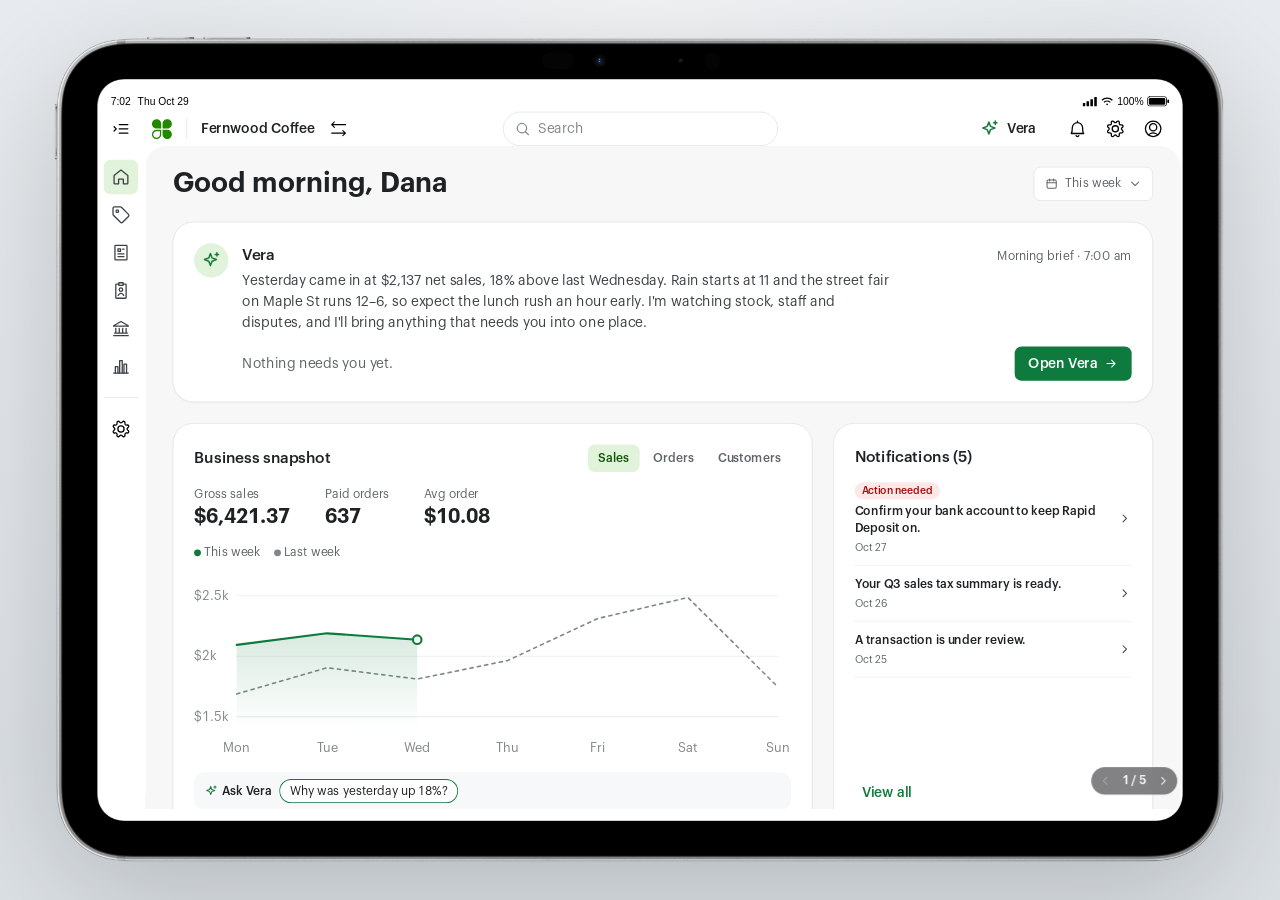
<file: index.html>
<!DOCTYPE html>
<html lang="en">
<head>
<meta charset="UTF-8">
<meta name="viewport" content="width=device-width, initial-scale=1, viewport-fit=cover">
<title>Vera · Clover assistant mode</title>
<!-- Assistant mode: an agentic demo for the Clover dashboard.

     It opens on Clover Home: Vera's brief on top with "Open Vera" (the one
     filled button), and "Ask Vera" chips under the snapshot, item sales and
     finances. Open Vera enters the mode:

     Three states, each with its own shape:
       1  Today (home)        one centred column, max 720
       2  Chat                one centred column, max 720
       3  Chat + Clover page  chat 38% left, the real Clover page right
     There is never an empty right column.

     The Clover top bar stays in every state; only the left nav collapses.
     The right column is the real dashboard page under a slim window header
     (breadcrumb, Open full page, close). The selected card's tint is
     shared with a 3px bar on that header and the highlighted cells.

     Story: slide 10 of the vision deck, five stops in a fixed order
     (7:02, 10:04, 2:03, 4:05, 9:02 pm). The stepper sets the world at each
     stop (clock, Home, Today, thread, badge): stop 1 lands on Home, stops
     2–5 on Today; the
     presenter performs every human action. Nothing opens by itself.
     Stepper: the "1 / 5" pill bottom-right of the screen, ArrowLeft and
     ArrowRight, or 1–5. It hides after 3 s without pointer movement.
     URL: ?stop=1..5 starts at a stop.

     Design system: styles.css (Graphik, Dash 3.0 type scale, tokens,
     iPad bezel + scaled 1280x834 canvas). Below 1024px the bezel drops away
     and the page opens as a sheet. -->
<link rel="stylesheet" href="styles.css">
<style>
/* ===========================================================================
   Assistant mode — additions on top of styles.css (all prefixed am-)
   =========================================================================== */
:root {
  --accent:      var(--green);
  --accent-ink:  var(--green-ink);
  /* The selected card. Same tint as the dashboard's selected nav item, and
     the same tint on the page window's edge bar and highlighted cells. */
  --am-selected: var(--nav-active);
  --am-warn-tint: #FBE7BC;
  --am-warn-ink:  #6B4A0E;
  --am-quiet:     #EDEFF1;
  --am-hover:     #F1F3F4;
  --am-bar:       #DADCE0;
  --am-scrim:     rgba(32, 33, 36, 0.32);
  --am-rule:      rgba(31, 33, 36, 0.16);
  --am-col:       720px;     /* States 1 and 2 */
  --am-split:     38%;       /* State 3 chat column */
  /* Home: Clover's plum for money moments, and the chart/bar series. */
  --am-plum:      #2E2257;
  --am-plum-tint: #E4DDF7;
  --am-lilac:     #CBC0F2;
  --am-blue:      #2B8CD8;
  --am-violet:    #8C6CE0;
  --am-up:        var(--green-tx);
  --am-down:      #C5221F;
  --am-alert-tint: #FCE8E6;
  --am-alert-ink:  #A50E0E;
}

[hidden] { display: none !important; }
.am-ico { display: block; flex: 0 0 auto; }
svg.am-ico { fill: none; stroke: currentColor; stroke-width: 1.75; stroke-linecap: round; stroke-linejoin: round; }
.am-num { font-variant-numeric: tabular-nums; }

/* ---------- controls ---------- */
.btn { gap: var(--sp-2); white-space: nowrap; }
.btn:focus-visible { outline: 2px solid var(--accent); outline-offset: 2px; }

.am-link {
  display: inline; padding: 0;
  font: inherit; color: var(--ink);
  cursor: pointer;
  text-decoration: none; text-underline-offset: 3px;
  border-radius: 4px;
}
.am-link:hover { text-decoration: underline; }
.am-link:focus-visible, .am-textbtn:focus-visible { outline: 2px solid var(--accent); outline-offset: 2px; }
.am-textbtn {
  display: inline-flex; align-items: center; gap: var(--sp-1);
  height: var(--hit); padding: 0 var(--sp-3);
  border-radius: var(--sp-2);
  font: var(--label); color: var(--ink);
  cursor: pointer;
  text-underline-offset: 3px;
}
.am-textbtn:hover { text-decoration: underline; }

.am-iconbtn {
  position: relative;
  width: var(--hit); height: var(--hit);
  display: grid; place-items: center;
  border-radius: var(--sp-2);
  color: var(--ink-2);
  cursor: pointer;
  transition: background 160ms ease;
}
.am-iconbtn:hover { background: var(--am-hover); }
.am-iconbtn:focus-visible { outline: 2px solid var(--accent); outline-offset: 2px; }
.am-iconbtn img { width: var(--icon); height: var(--icon); }

@keyframes am-win-in { from { opacity: 0; transform: translateX(24px); } to { opacity: 1; transform: none; } }
@keyframes am-fade-in { from { opacity: 0; } to { opacity: 1; } }
@keyframes am-cell-pulse { 0%, 100% { background: var(--nav-active); } 50% { background: var(--green-tint); } }
/* The working line's dots: each is lit for a third of the 900 ms loop. */
@keyframes am-dot { 0% { opacity: 1; } 33.333%, 100% { opacity: 0.25; } }

/* Agent output arrives with styles.css's drop keyframe, 60 ms apart. */
.am-drop { animation: drop var(--dur) var(--ease) both; animation-delay: calc(var(--i, 0) * 60ms + var(--d, 0ms)); }

.am-tag { display: inline-flex; align-items: center; padding: 2px var(--sp-2); border-radius: 6px; background: var(--am-quiet); color: var(--ink-2); font: var(--caption-bold); white-space: nowrap; }
.am-tag--warn { background: var(--am-warn-tint); color: var(--am-warn-ink); }

/* ---------- Clover top bar (all views) ---------- */
.navbtn--pill:hover { background: var(--am-hover); }
.navbtn--pill.is-active { background: var(--nav-active); }
.am-badge {
  min-width: 20px; height: 20px; padding: 0 6px;
  display: inline-grid; place-items: center;
  border-radius: 999px;
  background: var(--accent); color: #fff;
  font: var(--caption-bold); font-variant-numeric: tabular-nums;
  margin-left: calc(var(--sp-1) * -1);
}
.railbtn:focus-visible, .navbtn:focus-visible { outline: 2px solid var(--accent); outline-offset: 2px; }
.railbtn.is-inert, .navbtn.is-inert { cursor: default; }

/* The top bar now sits outside the scroller, so the rail and the corner
   mask pin to the top of the scroller rather than under the bar. */
#viewA .rail { top: 0; }
#viewA .main::before { top: 0; }

/* ---------- breadcrumb ---------- */
.am-crumb { display: flex; align-items: center; gap: var(--sp-1); min-width: 0; font: var(--label); }
.am-crumb-part { color: var(--muted); white-space: nowrap; }
.am-crumb-part.is-current { color: var(--ink); overflow: hidden; text-overflow: ellipsis; }
.am-crumb-sep { width: 16px; height: 16px; opacity: 0.55; }
.am-dash-crumb { padding: var(--sp-6) 0 0; }

/* ===========================================================================
   Clover pages — one set of renderers for the dashboard and the window.
   Each keeps its own title, pill actions, segmented control and date nav.
   =========================================================================== */
.am-page-body { display: flex; flex-direction: column; gap: var(--sp-4); }

.am-ptop { display: flex; align-items: flex-start; justify-content: space-between; gap: var(--sp-4); margin-top: var(--sp-4); }
.am-ptitle { font: var(--heading-01); margin: 0; }
.am-pmeta { display: flex; align-items: center; flex-wrap: wrap; gap: var(--sp-2); font: var(--caption); color: var(--muted); margin-top: var(--sp-1); }
.am-pactions { display: flex; align-items: center; gap: var(--sp-2); flex: 0 0 auto; padding-top: var(--sp-1); }
.am-pill {
  display: inline-flex; align-items: center; gap: var(--sp-1);
  height: 32px; padding: 0 var(--sp-3);
  border-radius: 999px;
  background: var(--am-quiet); color: var(--ink);
  font: var(--caption-bold);
  cursor: pointer; white-space: nowrap;
}
.am-pill:hover { background: var(--line); }
.am-pill--filled { background: var(--green); color: #fff; }
.am-pill--filled:hover { background: var(--green-dk); }
.am-pill img { width: 16px; height: 16px; }
.am-pcontrols { display: flex; align-items: center; flex-wrap: wrap; gap: var(--sp-3); }
.am-seg { display: inline-flex; padding: 2px; border-radius: 999px; background: var(--am-quiet); }
.am-seg button { height: 28px; padding: 0 var(--sp-3); border-radius: 999px; font: var(--caption-bold); color: var(--muted); cursor: pointer; white-space: nowrap; }
.am-seg button[aria-pressed="true"] { background: #fff; color: var(--ink); box-shadow: 0 1px 2px rgba(16, 24, 40, 0.10); }
.am-seg button:focus-visible { outline: 2px solid var(--accent); outline-offset: 1px; }
.am-datenav { display: inline-flex; align-items: center; height: 32px; border: 1px solid var(--line); border-radius: 999px; background: #fff; }
.am-datenav button { width: 32px; height: 30px; display: grid; place-items: center; border-radius: 999px; cursor: pointer; }
.am-datenav button:hover { background: var(--am-hover); }
.am-datenav button img { width: 16px; height: 16px; }
.am-datenav span { font: var(--caption-bold); color: var(--ink); padding: 0 var(--sp-1); white-space: nowrap; }

.am-card { padding: var(--sp-6); }
.am-card .card-head { margin-bottom: var(--sp-3); }
.am-card .card-title { margin: 0; }

.am-tiles { display: grid; grid-template-columns: repeat(3, minmax(0, 1fr)); gap: var(--sp-3); }
.am-card-chart { margin-top: var(--sp-4); }
.am-tile { background: var(--soft); border-radius: var(--sp-3); padding: var(--sp-4); }
.am-tile-label { font: var(--caption); color: var(--muted); }
.am-tile-value { font: var(--heading-02); color: var(--ink); margin-top: var(--sp-1); font-variant-numeric: tabular-nums; }
.am-tile-note { font: var(--caption); color: var(--muted); margin-top: 2px; }

.am-chart { display: flex; align-items: stretch; gap: var(--sp-2); height: 144px; }
.am-bar-col { flex: 1 1 0; display: flex; flex-direction: column; align-items: center; justify-content: flex-end; gap: var(--sp-1); }
.am-bar-val { font: var(--caption); color: var(--muted); font-variant-numeric: tabular-nums; }
.am-bar { width: 100%; max-width: 40px; border-radius: 4px 4px 0 0; background: var(--am-bar); }
.am-bar.is-recent { background: var(--faint); }
.am-chart-days { display: flex; gap: var(--sp-2); padding-top: var(--sp-2); border-top: 1px solid var(--line); }
.am-chart-days span { flex: 1 1 0; text-align: center; font: var(--caption); color: var(--faint); }

.am-grid-wrap { overflow-x: auto; margin: 0 calc(var(--sp-6) * -1); padding: 0 var(--sp-6); }
.am-table { width: 100%; border-collapse: collapse; }
.am-table th { font: var(--caption); color: var(--muted); text-align: left; white-space: nowrap; padding: var(--sp-2); border-bottom: 1px solid var(--line); }
.am-table td { font: var(--body); color: var(--ink); white-space: nowrap; height: 56px; padding: var(--sp-2); border-bottom: 1px solid var(--line-soft); font-variant-numeric: tabular-nums; }
.am-table tbody tr:last-child td { border-bottom: 0; }
.am-table th:first-child, .am-table td:first-child { padding-left: 0; }
.am-table th:last-child, .am-table td:last-child { padding-right: 0; }
.am-table .am-num { text-align: right; }
.am-table tfoot td { font: var(--body-bold); border-top: 1px solid var(--line); border-bottom: 0; }
.am-table td.am-hl:first-child, .am-table td.am-hl-warn:first-child { padding-left: var(--sp-2); }
.am-table td.am-hl:last-child { padding-right: var(--sp-2); }
.am-sched { min-width: 600px; }
.am-sched td { font: var(--caption); }
.am-sched td:first-child { font: var(--caption-bold); }
.am-sched th:last-child, .am-sched td:last-child { text-align: right; }
.am-sched th:first-child, .am-sched td:first-child { position: sticky; left: 0; z-index: 1; background: #fff; padding-right: var(--sp-3); }
.am-table .is-over { color: var(--am-warn-ink); }
/* Expandable rows, as Clover's tables do them: a chevron in the first cell,
   and the detail as a row of the same height, indented to the text. */
.am-table svg.am-xchev { display: inline-block; vertical-align: -3px; margin-right: var(--sp-1); color: var(--faint); }
.am-sub td { height: 56px; font: var(--caption); color: var(--ink-2); white-space: normal; }
.am-evidence { display: flex; align-items: center; flex-wrap: wrap; gap: var(--sp-2); padding-left: 20px; }
.am-evidence-label { color: var(--muted); margin-right: var(--sp-1); }

/* The highlighted draft: the selected card's tint. Sick is a status, so it
   keeps the dashboard's warning tint. */
.am-hl      { background: var(--am-selected); }
.am-hl-warn { background: var(--am-warn-tint); }
.am-sched td.am-hl, .am-sched td.am-hl-warn { padding-left: var(--sp-2); padding-right: var(--sp-2); }
.am-cell { display: flex; flex-direction: column; align-items: flex-start; gap: 2px; }
.am-cell-label { font: var(--caption-bold); color: var(--accent-ink); }
.am-hl-warn .am-cell-label { color: var(--am-warn-ink); }
.am-time-edit { display: flex; align-items: center; gap: var(--sp-1); }

.am-select, .am-qty {
  height: 32px;
  border: 1px solid var(--line);
  border-radius: var(--sp-2);
  background: #fff;
  font: var(--caption); color: var(--ink);
  font-variant-numeric: tabular-nums;
}
.am-select { padding: 0 var(--sp-1); }
.am-qty { width: 64px; height: var(--hit); padding: 0 var(--sp-3); font: var(--body); text-align: right; -moz-appearance: textfield; }
.am-qty::-webkit-outer-spin-button, .am-qty::-webkit-inner-spin-button { -webkit-appearance: none; margin: 0; }
.am-select:focus, .am-qty:focus { outline: 2px solid var(--accent); outline-offset: -1px; border-color: transparent; }
.am-inline-field { display: flex; align-items: center; gap: var(--sp-3); margin-bottom: var(--sp-3); font: var(--body); color: var(--ink); }
.am-inline-field > span:first-child { font: var(--caption); color: var(--muted); min-width: 64px; }
.am-inline-field .am-select { height: var(--hit); font: var(--body); padding: 0 var(--sp-2); }
.card-head .am-inline-field { margin: 0; }
.card-title .am-tag { vertical-align: 3px; margin-left: var(--sp-1); }

/* Unrelated rows and summary cards while a draft is open. */
.am-dimmed *, .am-table tr.is-dim td { color: var(--muted) !important; }
.am-dimmed .am-bar { opacity: 0.5; }
.am-table tr.is-dim td:first-child { font-weight: 400; }

/* ===========================================================================
   Clover Home — where the demo lands. Vera's brief sits at the top, with
   the way into the assistant mode; "Ask Vera" strips sit under cards.
   =========================================================================== */
.am-search {
  position: absolute; left: 50%; top: 50%; transform: translate(-50%, -50%);
  width: 320px; height: var(--hit);
  display: flex; align-items: center; gap: var(--sp-2);
  padding: 0 var(--sp-3);
  border: 1px solid var(--line); border-radius: 999px;
  background: #fff; color: var(--faint);
  font: var(--body); text-align: left;
  cursor: default;
}
.am-vera-ico { color: var(--green-tx); }

.am-home { display: flex; flex-direction: column; gap: var(--sp-6); padding-top: var(--sp-6); }
.am-home-head { display: flex; align-items: center; justify-content: space-between; gap: var(--sp-4); }
.am-home-title { font: var(--heading-01); }
.am-range {
  display: inline-flex; align-items: center; gap: var(--sp-2);
  height: var(--hit); padding: 0 var(--sp-3);
  border: 1px solid var(--line); border-radius: var(--sp-2);
  background: #fff; color: var(--muted); font: var(--caption);
  cursor: pointer;
}
.am-hgrid { display: grid; gap: var(--sp-6); align-items: stretch; }
.am-hgrid--2-1 { grid-template-columns: minmax(0, 2fr) minmax(0, 1fr); }
.am-hgrid--1-1 { grid-template-columns: repeat(2, minmax(0, 1fr)); }
.am-hcard { display: flex; flex-direction: column; gap: var(--sp-4); padding: var(--sp-6); }
.am-hcard-title { display: inline-flex; align-items: center; gap: 2px; font: var(--heading-04); color: var(--ink); }
.am-hcard-title svg { color: var(--ink-2); }
.am-hcard-sub { font: var(--caption); color: var(--muted); margin-top: calc(var(--sp-3) * -1); }
.am-hblock { display: flex; flex-direction: column; gap: var(--sp-3); }
.am-hsec { display: flex; flex-direction: column; gap: var(--sp-1); }
.am-hsec-title { font: var(--heading-04); }
.am-hsec-sub { font: var(--caption); color: var(--muted); }
.am-sr { position: absolute; width: 1px; height: 1px; overflow: hidden; clip: rect(0 0 0 0); white-space: nowrap; }
.am-pager { display: inline-flex; align-items: center; gap: var(--sp-1); font: var(--caption); color: var(--muted); white-space: nowrap; }
.am-pager svg { color: var(--faint); }

/* Vera's brief */
.am-hbrief { display: grid; grid-template-columns: 40px minmax(0, 1fr); column-gap: var(--sp-4); padding: var(--sp-6); }
.am-vera-mark { width: 40px; height: 40px; display: grid; place-items: center; border-radius: 50%; background: var(--nav-active); color: var(--green-tx); }
.am-hbrief-head { display: flex; align-items: baseline; justify-content: space-between; gap: var(--sp-4); }
.am-hbrief-title { font: var(--heading-04); }
.am-hbrief-meta { font: var(--caption); color: var(--muted); white-space: nowrap; }
.am-hbrief-text { margin-top: var(--sp-1); font: var(--body); color: var(--ink-2); max-width: 760px; }
.am-hbrief-foot { display: flex; align-items: center; justify-content: space-between; gap: var(--sp-4); margin-top: var(--sp-4); }
.am-hbrief-needs { font: var(--body-bold); color: var(--ink); }
.am-hbrief-needs.is-none { font: var(--body); color: var(--muted); }

/* Business snapshot */
.am-tabs { display: flex; gap: var(--sp-1); }
.am-tabs button { height: 32px; padding: 0 var(--sp-3); border-radius: var(--sp-2); font: var(--caption-bold); color: var(--muted); cursor: pointer; }
.am-tabs button[aria-pressed="true"] { background: var(--nav-active); color: var(--green-ink); }
.am-figrow { display: flex; gap: var(--sp-10); }
.am-fig-label { font: var(--caption); color: var(--muted); }
.am-fig-value { font: var(--heading-02); color: var(--ink); font-variant-numeric: tabular-nums; }
.am-legend { display: flex; gap: var(--sp-4); font: var(--caption); color: var(--muted); }
.am-legend span { display: inline-flex; align-items: center; gap: var(--sp-1); }
.am-legend span::before { content: ''; width: 8px; height: 8px; border-radius: 50%; background: var(--green); }
.am-legend span + span::before { background: var(--faint); }
.am-spark { display: block; width: 100%; height: auto; overflow: visible; }
.am-spark text { stroke: none; fill: var(--faint); font: var(--caption); font-size: 12px; font-variant-numeric: tabular-nums; }
.am-spark .grid { stroke: var(--line-soft); stroke-width: 1; }
.am-spark .last { stroke: var(--faint); stroke-width: 1.5; stroke-dasharray: 3 4; }
.am-spark .this { stroke: var(--green); stroke-width: 2; }
.am-spark .area { stroke: none; fill: url(#amSparkFill); }
.am-spark .dot { fill: #fff; stroke: var(--green); stroke-width: 2; }

/* Ask Vera strip */
.am-askvera { display: flex; align-items: center; flex-wrap: wrap; gap: var(--sp-2); margin-top: auto; padding: var(--sp-2) var(--sp-3); border-radius: var(--sp-3); background: var(--soft); }
.am-askvera-label { display: inline-flex; align-items: center; gap: var(--sp-1); font: var(--caption-bold); color: var(--ink); }
.am-askvera-label svg { color: var(--green-tx); }
.am-vchip {
  height: 28px; padding: 0 var(--sp-3);
  border-radius: 999px; box-shadow: inset 0 0 0 1px var(--green);
  background: #fff; color: var(--ink); font: var(--caption);
  cursor: pointer; white-space: nowrap;
}
.am-vchip:hover { background: var(--green-tint); }
.am-vchip:focus-visible, .am-range:focus-visible, .am-tabs button:focus-visible { outline: 2px solid var(--accent); outline-offset: 2px; }

/* Notifications */
.am-notes { list-style: none; margin: 0; padding: 0; }
.am-note { display: flex; align-items: center; gap: var(--sp-2); padding: var(--sp-3) 0; border-bottom: 1px solid var(--line-soft); }
.am-note:first-child { padding-top: 0; }
.am-note-main { flex: 1 1 auto; min-width: 0; display: flex; flex-direction: column; align-items: flex-start; gap: var(--sp-1); }
.am-note-tag { padding: 2px var(--sp-2); border-radius: 999px; background: var(--am-alert-tint); color: var(--am-alert-ink); font: var(--caption-bold); font-size: 12px; line-height: 16px; }
.am-note-title { font: var(--caption-bold); color: var(--ink); }
.am-note-time { font: var(--caption); font-size: 12px; line-height: 16px; color: var(--muted); }
.am-note > svg { color: var(--ink-2); }
.am-hcard > .btn-text { align-self: flex-start; margin-top: auto; }

/* Open batch */
.am-batch { display: flex; align-items: center; justify-content: space-between; gap: var(--sp-4); padding: var(--sp-4) var(--sp-6); border-radius: var(--sp-4); background: var(--am-plum); color: #fff; }
.am-batch-title { font: var(--body-bold); }
.am-batch-sub { font: var(--caption); color: rgba(255, 255, 255, 0.78); }
.am-btn-plum { background: var(--am-plum-tint); color: var(--am-plum); }
.am-btn-plum:hover { background: #fff; }

/* Capital */
.am-capital { display: grid; grid-template-columns: 136px minmax(0, 1fr); overflow: hidden; }
.am-capital-art { position: relative; background: var(--am-lilac); }
.am-capital-art i { position: absolute; bottom: 36%; width: 16px; border-radius: 3px 3px 0 0; background: #fff; box-shadow: 4px 0 0 var(--am-violet); }
.am-capital-art i:nth-child(1) { left: 36px; height: 24px; }
.am-capital-art i:nth-child(2) { left: 60px; height: 40px; }
.am-capital-art i:nth-child(3) { left: 84px; height: 56px; }
.am-capital-art b { position: absolute; left: 28px; top: 26%; width: 72px; height: 36px; border-radius: 18px; background: rgba(255, 255, 255, 0.72); }
.am-capital-body { display: flex; flex-direction: column; gap: var(--sp-2); padding: var(--sp-6); }
.am-capital-head { display: flex; justify-content: space-between; gap: var(--sp-3); }
.am-capital-title { font: var(--body-bold); color: var(--ink); }
.am-capital-text { font: var(--caption); color: var(--muted); }
.am-hactions { display: flex; align-items: center; gap: var(--sp-2); margin-top: auto; padding-top: var(--sp-2); }

/* Bars (insights, finances) */
.am-hbars { display: flex; flex-direction: column; gap: var(--sp-3); }
.am-hbar { display: grid; grid-template-columns: minmax(0, 1fr) auto; column-gap: var(--sp-3); row-gap: 2px; align-items: center; }
.am-hbar-label { grid-column: 1 / -1; font: var(--caption); color: var(--muted); }
.am-hbar-track { height: 12px; border-radius: 999px; background: var(--am-quiet); overflow: hidden; }
.am-hbar-fill { height: 100%; border-radius: 999px; background: var(--green); }
.am-hbar-fill.is-blue { background: var(--am-blue); }
.am-hbar-fill.is-violet { background: var(--am-violet); }
.am-hbar-value { font: var(--caption-bold); color: var(--ink); font-variant-numeric: tabular-nums; text-align: right; min-width: 72px; }
.am-powered { display: inline-flex; align-items: center; gap: var(--sp-1); font: var(--caption-bold); color: var(--green-tx); }
.am-insight-text { font: var(--body); color: var(--ink); }

/* Product updates */
.am-update { position: relative; display: flex; flex-direction: column; gap: var(--sp-2); padding: var(--sp-6); overflow: hidden; }
.am-update::before { content: ''; position: absolute; left: 0; top: 0; bottom: 0; width: 4px; background: var(--am-lilac); }
.am-update-head { display: flex; justify-content: space-between; gap: var(--sp-3); }
.am-update-title { font: var(--body-bold); }
.am-update-text { font: var(--caption); color: var(--muted); }

/* Activity summary */
.am-activity { display: grid; grid-template-columns: repeat(3, minmax(0, 1fr)); padding: var(--sp-6) 0; }
.am-activity > div { padding: 0 var(--sp-6); }
.am-activity > div + div { border-left: 1px solid var(--line); }
.am-activity .am-fig-label { display: inline-flex; align-items: center; gap: 2px; }
.am-activity .am-fig-value { font: var(--heading-01); font-variant-numeric: tabular-nums; }
.am-activity-sub { font: var(--caption); color: var(--muted); }

/* Item sales */
.am-topitems { width: 100%; border-collapse: collapse; }
.am-topitems th { padding: 0 0 var(--sp-2); font: var(--caption-bold); color: var(--muted); text-align: left; border-bottom: 1px solid var(--line-soft); }
.am-topitems th + th { text-align: right; }
.am-topitems td { padding: var(--sp-2) 0; font: var(--caption); color: var(--ink); font-variant-numeric: tabular-nums; }
.am-topitems td + td { text-align: right; }
.am-delta { display: inline-flex; align-items: center; justify-content: flex-end; gap: 2px; min-width: 72px; }
.am-delta.is-up { color: var(--am-up); }
.am-delta.is-down { color: var(--am-down); }

/* ===========================================================================
   View B — the mode. data-state: today | chat | split
   =========================================================================== */
.am-mode {
  position: relative;
  flex: 1 1 auto; min-height: 0;
  display: flex;
  padding: 0 var(--sp-3) var(--sp-3);
  background: #fff;
}
.am-today, .am-chat { display: none; min-height: 0; }
.am-mode[data-state="today"] .am-today { display: flex; }
.am-mode[data-state="chat"] .am-chat,
.am-mode[data-state="split"] .am-chat { display: flex; }

/* ---------- State 1: Today ---------- */
.am-today { flex-direction: column; width: 100%; max-width: var(--am-col); margin: 0 auto; transition: opacity var(--dur-fast) var(--ease); }
.am-today.is-leaving { opacity: 0; }
.am-today-scroll { position: relative; flex: 1 1 auto; min-height: 0; overflow-y: auto; padding: 0 var(--sp-4) var(--sp-6); scrollbar-width: thin; }
.am-today-head { display: flex; align-items: baseline; gap: var(--sp-3); margin: var(--sp-8) 0 var(--sp-4); }
.am-today-title { font: var(--heading-01); margin: 0; }
.am-today-date { font: var(--body); color: var(--muted); }
.am-yday { font: var(--body); color: var(--ink); font-variant-numeric: tabular-nums; }
.am-yday-label { color: var(--muted); }
.am-facts { margin: 0; font: var(--body); color: var(--ink); }
.am-outlook { margin: var(--sp-1) 0 0; font: var(--body); color: var(--ink-2); }
.am-sec { display: flex; align-items: baseline; gap: var(--sp-2); margin: var(--sp-8) 0 var(--sp-2); font: var(--heading-04); color: var(--ink); }
.am-sec-count { font: var(--body); color: var(--muted); font-variant-numeric: tabular-nums; }
/* An empty section is one muted line, not a heading over nothing. */
.am-sec.am-sec--empty { display: block; margin: var(--sp-6) 0 0; font: var(--body); color: var(--muted); }
.am-rows { list-style: none; margin: 0 calc(var(--sp-3) * -1); padding: 0; display: flex; flex-direction: column; gap: 2px; }
.am-row {
  width: 100%;
  display: grid; grid-template-columns: minmax(0, 1fr) auto 16px; column-gap: var(--sp-3); row-gap: 2px;
  padding: var(--sp-3);
  border-radius: var(--sp-3);
  text-align: left; cursor: pointer;
  transition: background 160ms ease;
}
.am-row:hover { background: var(--am-hover); }
.am-row.is-hl, .am-row.is-hl:hover, .am-row:active { background: var(--am-selected); }
.am-row-chev { grid-column: 3; grid-row: 1 / span 2; align-self: center; color: var(--faint); }
.am-row:focus-visible { outline: 2px solid var(--accent); outline-offset: -2px; }
.am-row-title { grid-column: 1; grid-row: 1; display: flex; align-items: center; gap: var(--sp-2); min-width: 0; font: var(--body-bold); color: var(--ink); }
.am-row-title > span { overflow: hidden; text-overflow: ellipsis; white-space: nowrap; }
.am-row-meta { grid-column: 2; grid-row: 1; justify-self: end; font: var(--caption); color: var(--muted); white-space: nowrap; align-self: center; font-variant-numeric: tabular-nums; }
.am-row-ctx { grid-column: 1; grid-row: 2; font: var(--body); color: var(--ink-2); overflow: hidden; text-overflow: ellipsis; white-space: nowrap; }
.am-row-tag { grid-column: 2; grid-row: 2; justify-self: end; align-self: center; font: var(--caption); color: var(--muted); white-space: nowrap; }
.am-row.is-done .am-row-title, .am-row.is-done .am-row-ctx { color: var(--muted); }
.am-row.is-done .am-row-title svg { color: var(--muted); }
.am-none { font: var(--body); color: var(--muted); padding: var(--sp-1) 0; }
/* Needs you → Done today: the row fades out in place, then in at its new
   position while the rest of the list reflows (FLIP, in JS). */
.am-rows > li.is-ghost { transition: opacity var(--dur-fast) var(--ease); }
.am-rows > li.is-ghost.is-out { opacity: 0; }
[data-flip].is-held { display: none; }

/* Stop 5's suggestion: one chip above Today's input. */
.am-suggest { flex: 0 0 auto; display: flex; padding: 0 var(--sp-4); }
.am-chip {
  height: 32px; padding: 0 var(--sp-3);
  border-radius: 999px;
  box-shadow: inset 0 0 0 1px var(--line);
  font: var(--caption-bold); color: var(--ink);
  cursor: pointer; white-space: nowrap;
}
.am-chip:hover { background: var(--am-hover); }
.am-chip:focus-visible { outline: 2px solid var(--accent); outline-offset: 2px; }

/* ---------- Composer (Today and Chat) ---------- */
/* A solid band behind the input with 16px above it, so a cut-off row reads
   as scrollable rather than clipped. */
.am-composer { position: relative; z-index: 1; flex: 0 0 auto; display: flex; align-items: center; gap: var(--sp-2); padding: var(--sp-4); background: #fff; }
.am-field {
  flex: 1 1 auto; min-width: 0;
  display: flex; align-items: center;
  height: 48px; padding: 0 var(--sp-1) 0 var(--sp-4);
  border: 1px solid var(--line); border-radius: var(--sp-3);
  background: #fff;
}
.am-field:focus-within { border-color: var(--faint); }
.am-field input { flex: 1 1 auto; min-width: 0; height: 100%; border: 0; outline: 0; background: transparent; font: var(--body); color: var(--ink); }
.am-field input::placeholder { color: var(--faint); opacity: 1; }
.am-field .am-iconbtn { width: 36px; height: 36px; }
.am-field .am-iconbtn img { width: 20px; height: 20px; }
.am-send { flex: 0 0 auto; width: var(--hit); height: var(--hit); display: grid; place-items: center; border-radius: 50%; background: var(--ink); color: #fff; cursor: pointer; }
.am-send:disabled { background: var(--am-quiet); color: var(--faint); cursor: default; }
.am-send:focus-visible { outline: 2px solid var(--accent); outline-offset: 2px; }
.am-send svg { stroke-width: 2; }

/* ---------- States 2 and 3: the chat column ---------- */
.am-chat {
  flex: 0 0 auto;
  flex-direction: column;
  width: var(--am-col); max-width: 100%;
  margin-left: max(0px, calc((100% - var(--am-col)) / 2));
  background: #fff;
  animation: am-fade-in var(--dur) var(--ease) both;    /* State 1 → 2 or 3 */
}
/* State 2 → 3: the column narrows. Only this direction animates. */
.am-mode[data-state="split"] .am-chat {
  width: var(--am-split); margin-left: 0;
  transition: width var(--dur-slow) var(--ease), margin-left var(--dur-slow) var(--ease);
}
.am-chat-head {
  flex: 0 0 auto;
  height: var(--sp-14);
  display: grid; grid-template-columns: 1fr auto 1fr; align-items: center;
  padding: 0 var(--sp-2);
  border-bottom: 1px solid var(--line-soft);
}
.am-chat-name { font: var(--label); color: var(--ink); }
.am-back {
  justify-self: start;
  display: inline-flex; align-items: center; gap: var(--sp-2);
  height: var(--hit); padding: 0 var(--sp-3) 0 var(--sp-2);
  border-radius: var(--sp-2);
  font: var(--label); color: var(--ink);
  cursor: pointer;
}
.am-back:hover { background: var(--am-hover); }
.am-back:focus-visible { outline: 2px solid var(--accent); outline-offset: 2px; }
.am-back img { width: var(--icon); height: var(--icon); }

.am-thread { position: relative; flex: 1 1 auto; min-height: 0; overflow-y: auto; overflow-x: hidden; padding: var(--sp-2) var(--sp-4) var(--sp-6); scrollbar-width: thin; }
.am-dayg { display: flex; flex-direction: column; gap: var(--sp-6); }
.am-dayg + .am-dayg { margin-top: var(--sp-8); }
.am-day { margin: var(--sp-2) 0 calc(var(--sp-2) * -1); font: var(--caption-bold); color: var(--muted); }
.am-entry { display: flex; flex-direction: column; align-items: stretch; gap: var(--sp-1); min-width: 0; }
.am-entry--user { align-items: flex-end; }
.am-caption { font: var(--caption); color: var(--muted); }
.am-msg { font: var(--body); color: var(--ink); }
.am-sysline { font: var(--caption); color: var(--muted); }
.am-sysline .am-link { color: var(--ink); font: var(--caption-bold); }
/* Autonomy: a sentence, then two text buttons on their own line. */
.am-ask-btns { display: flex; gap: var(--sp-1); margin: 2px 0 0 calc(var(--sp-2) * -1); }
.am-ask-btns .btn { height: 32px; font: var(--caption-bold); }
.am-logs { display: flex; flex-direction: column; gap: var(--sp-1); margin-top: var(--sp-1); }
.am-logs:empty { display: none; }
.am-after { display: flex; flex-direction: column; gap: var(--sp-2); margin-top: var(--sp-2); }
.am-after:empty { display: none; }
.am-backline .am-link { font: var(--caption); color: var(--muted); text-decoration: underline; }
.am-backline .am-link:hover { color: var(--ink); }
.msg--sent { overflow-wrap: anywhere; }

/* The working line: before any agent message that follows a tap. */
.am-working { font: var(--caption); color: var(--muted); }
.am-dots i { font-style: normal; animation: am-dot 900ms steps(1, end) infinite; }
.am-dots i:nth-child(2) { animation-delay: -600ms; }
.am-dots i:nth-child(3) { animation-delay: -300ms; }

/* Why: the last line of the message that introduces the card. */
.am-why { align-self: flex-start; display: inline-flex; align-items: center; gap: 2px; margin-top: 2px; padding: 0; font: var(--body); color: var(--muted); cursor: pointer; border-radius: 4px; }
.am-why:hover { color: var(--ink); }
.am-why:focus-visible { outline: 2px solid var(--accent); outline-offset: 2px; }
.am-why svg { transition: transform 160ms ease; }
.am-why[aria-expanded="true"] svg { transform: rotate(180deg); }
.am-why-list { list-style: none; margin: 0; padding: 0; display: flex; flex-direction: column; gap: 2px; }
.am-why-list li { position: relative; padding-left: var(--sp-4); font: var(--body); color: var(--ink-2); }
.am-why-list li::before { content: ''; position: absolute; left: 4px; top: 10px; width: 4px; height: 4px; border-radius: 50%; background: var(--faint); }

/* Vera's connected-data answer: one caption line per source, chip last. */
.am-answer { display: flex; flex-direction: column; gap: var(--sp-2); }
.am-figs { list-style: none; margin: 0; padding: 0; display: flex; flex-direction: column; gap: var(--sp-1); }
.am-figs li { font: var(--caption); color: var(--muted); font-variant-numeric: tabular-nums; }
.am-figs b { font: var(--caption-bold); color: var(--ink); font-variant-numeric: tabular-nums; }
.am-src {
  display: inline-flex; align-items: center;
  height: 20px; padding: 0 var(--sp-2); margin: 0 2px;
  border-radius: 999px;
  background: var(--am-quiet); color: var(--ink-2);
  font: var(--caption-bold); font-size: 12px; line-height: 20px;
  vertical-align: 1px; white-space: nowrap;
}
.am-open-link { align-self: flex-start; margin-top: var(--sp-1); font: var(--body); text-decoration: underline; }

/* Approval card */
.am-acard {
  position: relative;
  margin-top: var(--sp-2);
  padding: var(--sp-4);
  border: 1px solid var(--line);
  border-radius: var(--sp-3);
  background: #fff;
  cursor: pointer;
  transition: background 160ms ease, border-color 160ms ease;
}
.am-acard:hover { background: #FBFCFC; }
.am-acard.is-open, .am-acard.is-open:hover { background: var(--am-selected); border-color: transparent; }
/* Done: one line, no tint, no frame. The check and the line are enough. */
.am-acard.is-line, .am-acard.is-line:hover { padding: var(--sp-1) 0; border-color: transparent; background: transparent; overflow: hidden; cursor: default; }
.am-acard-title { margin: 0; font: var(--body-bold); color: var(--ink); white-space: nowrap; overflow: hidden; text-overflow: ellipsis; }
.am-acard-context { font: var(--body); color: var(--ink); margin-top: var(--sp-1); }
.am-acard-cons { font: var(--body); color: var(--muted); margin-top: var(--sp-2); font-variant-numeric: tabular-nums; }
.am-acard-actions { display: flex; align-items: center; gap: var(--sp-1); margin-top: var(--sp-3); }
/* Clover's three button levels: filled pill (the selected decision),
   outlined pill (every other pending decision, the "New sale" style),
   text (Edit). */
.am-acard-actions .btn { border-radius: 999px; }
.am-acard-line { display: flex; align-items: center; gap: var(--sp-1); min-width: 0; font: var(--body); color: var(--ink); white-space: nowrap; }
.am-acard-line b { font: var(--body-bold); color: var(--ink); overflow: hidden; text-overflow: ellipsis; }
.am-acard-line .am-link { color: var(--green-tx); }   /* the line's one target */
.am-acard-line svg { margin-right: 2px; color: var(--green-tx); }
.am-lines { margin-top: var(--sp-3); }
.am-line { display: flex; justify-content: space-between; gap: var(--sp-4); font: var(--body); color: var(--ink); padding: 2px 0; font-variant-numeric: tabular-nums; }
.am-line--total { margin-top: var(--sp-1); padding-top: var(--sp-1); border-top: 1px solid var(--am-rule); font: var(--body-bold); }


/* ---------- State 3: the Clover page window ---------- */
.am-win {
  position: relative;
  flex: 1 1 0; min-width: 0;
  display: none; flex-direction: column;
  margin-left: var(--sp-3);
  background: var(--tonal);
  border: 1px solid var(--line);
  border-radius: var(--radius);
  overflow: hidden;
}
/* The page enters from 24px right, 80 ms after the chat column starts. */
.am-mode[data-state="split"] .am-win { display: flex; animation: am-win-in var(--dur-slow) var(--ease) 80ms both; }
.am-win-head {
  position: relative;
  flex: 0 0 auto;
  height: 48px;
  display: flex; align-items: center; gap: var(--sp-3);
  padding: 0 var(--sp-2) 0 var(--sp-5);
  background: #fff;
  border-bottom: 1px solid var(--line);
}
/* Shared name with the card: its tint, as a bar on the window's edge. */
.am-win-head::before { content: ''; position: absolute; left: 0; top: 0; bottom: 0; width: 3px; background: transparent; }
.am-win.has-card .am-win-head::before { background: var(--am-selected); }
.am-win-head .am-crumb { flex: 1 1 auto; font: var(--caption-bold); }
.am-win-head .am-crumb-sep { width: 14px; height: 14px; }
.am-win-note { font: var(--caption); color: var(--muted); white-space: nowrap; }
.am-win-actions { display: flex; align-items: center; gap: var(--sp-1); flex: 0 0 auto; }
.am-win-actions .am-textbtn { height: 32px; font: var(--caption-bold); }
.am-win-actions .am-iconbtn { width: 32px; height: 32px; }
.am-win-actions .am-iconbtn img { width: 20px; height: 20px; }
.am-win-scroll { position: relative; flex: 1 1 auto; min-height: 0; overflow-y: auto; overflow-x: hidden; padding: 0 var(--sp-8) var(--sp-10); scrollbar-width: none; }
.am-win-scroll::-webkit-scrollbar { display: none; }
.am-win-scroll .am-ptop { margin-top: var(--sp-6); }
/* Page open: the highlighted cells pulse once. */
#pageBody.is-pulse .am-hl { animation: am-cell-pulse 600ms var(--ease); }
.am-sheet-handle { display: none; }
.am-scrim { display: none; }

/* ===========================================================================
   Demo stepper — presenter only. A translucent pill in the screen's
   bottom-right corner; gone after 3 s without pointer movement.
   =========================================================================== */
.am-stepper {
  position: absolute; right: var(--sp-4); bottom: var(--sp-4); z-index: 60;
  display: flex; align-items: center; gap: 2px;
  height: 32px; padding: 0 2px;
  border-radius: 999px;
  background: rgba(32, 33, 36, 0.56); color: #fff;
  -webkit-backdrop-filter: blur(8px); backdrop-filter: blur(8px);
  font: var(--caption-bold); font-variant-numeric: tabular-nums;
  transition: opacity 200ms ease, visibility 0s;
}
.am-stepper.is-idle { opacity: 0; visibility: hidden; pointer-events: none; transition: opacity 200ms ease, visibility 0s linear 200ms; }
.am-stepper button { width: 28px; height: 28px; display: grid; place-items: center; border-radius: 50%; color: #fff; cursor: pointer; }
.am-stepper button:hover { background: rgba(255, 255, 255, 0.16); }
.am-stepper button:disabled { opacity: 0.32; cursor: default; background: none; }
.am-stepper button:focus-visible { outline: 2px solid #fff; outline-offset: -2px; }
.am-stepper span { min-width: 36px; text-align: center; }

/* Schedule: initial avatars. */
.am-person { display: inline-flex; align-items: center; gap: var(--sp-2); }
.am-avatar { width: 24px; height: 24px; display: inline-grid; place-items: center; border-radius: 50%; background: var(--am-quiet); color: var(--ink-2); font: var(--caption-bold); }

/* ===========================================================================
   Below 1024px (iPad portrait, phone): no bezel, single column
   =========================================================================== */
body.is-phone .stage { padding: 0; background: #fff; display: block; }
body.is-phone .ipad { width: 100%; height: 100%; aspect-ratio: auto; filter: none; }
body.is-phone .bezel, body.is-phone .statusbar { display: none; }
body.is-phone .screen { inset: 0; border-radius: 0; }
body.is-phone .screen-inner { width: 100%; height: 100%; transform: none !important; left: 0 !important; top: 0 !important; }

body.is-phone .topnav { padding: 0 var(--sp-2); }
body.is-phone .topnav-divider,
body.is-phone .topnav-left .navbtn--sm,
body.is-phone .topnav-right [data-nav="bell"],
body.is-phone .topnav-right [data-nav="settings"] { display: none; }
body.is-phone .topnav-logo { margin-left: var(--sp-2); }
body.is-phone .navbtn--pill { margin-right: 0; }
body.is-phone #viewA .rail { --rail-pad-l: 8px; --rail-pad-r: 8px; height: calc(100dvh - var(--sp-14)); }
body.is-phone #viewA .main { min-height: calc(100dvh - var(--sp-14) - var(--sp-3)); padding: 0 var(--sp-4) var(--sp-8); }
body.is-phone #viewA .main::before { margin: 0 calc(var(--sp-4) * -1) calc(var(--radius) * -1); }
body.is-phone .am-tiles { gap: var(--sp-2); }
body.is-phone .am-tile { padding: var(--sp-3); }
body.is-phone .am-tile-value { font: var(--heading-04); }
body.is-phone .am-card { padding: var(--sp-4); }
body.is-phone .am-grid-wrap { margin: 0 calc(var(--sp-4) * -1); padding: 0 var(--sp-4); }
body.is-phone .am-ptitle { font: var(--heading-02); }
body.is-phone .am-ptop { flex-wrap: wrap; }

body.is-phone .am-mode { padding: 0; }
body.is-phone .am-mode[data-state="split"] .am-chat { width: 100%; }
body.is-phone .am-composer { padding-bottom: max(var(--sp-4), env(safe-area-inset-bottom)); }
body.is-phone .am-today-head { margin-top: var(--sp-6); }
body.is-phone .am-win {
  position: absolute; left: 0; right: 0; bottom: 0; z-index: 40;
  display: flex; height: 90%; margin: 0;
  border: 0; border-radius: var(--radius) var(--radius) 0 0;
  transform: translateY(100%); visibility: hidden; animation: none !important;
  transition: transform 280ms cubic-bezier(0.4, 0, 0.2, 1), visibility 0s linear 280ms;
}
body.is-phone .am-win.is-sheet-open { transform: none; visibility: visible; transition: transform 280ms cubic-bezier(0.4, 0, 0.2, 1), visibility 0s; }
body.is-phone .am-sheet-handle { display: flex; justify-content: center; padding: var(--sp-2) 0; background: #fff; touch-action: none; cursor: grab; }
body.is-phone .am-sheet-handle span { width: var(--sp-10); height: var(--sp-1); border-radius: 2px; background: var(--am-bar); }
body.is-phone .am-win-head { padding-left: var(--sp-4); }
body.is-phone .am-win-scroll { padding: 0 var(--sp-4) var(--sp-8); }
body.is-phone .am-scrim.is-on { display: block; position: absolute; inset: 0; z-index: 30; background: var(--am-scrim); }

body.is-phone .am-stepper { bottom: 88px; }
body.is-phone .am-search { display: none; }
body.is-phone .am-hgrid, body.is-phone .am-activity { grid-template-columns: minmax(0, 1fr); }
body.is-phone .am-activity > div + div { border-left: 0; border-top: 1px solid var(--line); margin-top: var(--sp-4); padding-top: var(--sp-4); }
body.is-phone .am-figrow { gap: var(--sp-6); flex-wrap: wrap; }
body.is-phone .am-batch, body.is-phone .am-hbrief-foot, body.is-phone .am-hbrief-head,
body.is-phone .am-hcard .card-head, body.is-phone .am-capital-head { flex-wrap: wrap; }
body.is-phone .am-hbrief { grid-template-columns: minmax(0, 1fr); row-gap: var(--sp-3); padding: var(--sp-4); }
body.is-phone .am-hcard, body.is-phone .am-capital-body, body.is-phone .am-update { padding: var(--sp-4); }
body.is-phone .am-capital { grid-template-columns: minmax(0, 1fr); grid-template-rows: 96px auto; }
body.is-phone .am-home-title { font: var(--heading-02); }

@media (prefers-reduced-motion: reduce) {
  .am-today, .am-chat, .am-win, .am-row, .am-rows > li, .am-acard, .am-drop,
  .am-dots i, #pageBody.is-pulse .am-hl, .am-stepper { transition: none !important; animation: none !important; }
  .am-dots i { opacity: 1; }
}
</style>
</head>
<body>

<div class="stage">
  <div class="ipad">
    <img class="bezel" src="asset/Bezel.png" alt="">

    <div class="screen">
      <div class="screen-inner" id="screenInner">

        <!-- iPad status bar — context only -->
        <div class="statusbar">
          <div class="sb-left">
            <span class="sb-time" id="sbTime">7:00</span>
            <span class="sb-date" id="sbDate"></span>
          </div>
          <div class="sb-right">
            <svg class="sb-signal" viewBox="0 0 17 11" aria-hidden="true">
              <rect x="0" y="7" width="3" height="4" rx="0.5" />
              <rect x="4.5" y="5" width="3" height="6" rx="0.5" />
              <rect x="9" y="2.5" width="3" height="8.5" rx="0.5" />
              <rect x="13.5" y="0" width="3" height="11" rx="0.5" />
            </svg>
            <svg class="sb-wifi" viewBox="0 0 15 11" aria-hidden="true">
              <path d="M7.5 9.5a1 1 0 1 1 0-2 1 1 0 0 1 0 2Zm-3.2-2.8a4.5 4.5 0 0 1 6.4 0l1-1a6 6 0 0 0-8.4 0l1 1Zm-2.4-2.4a8 8 0 0 1 11.2 0l1-1a9.5 9.5 0 0 0-13.2 0l1 1Z" />
            </svg>
            <span class="sb-pct">100%</span>
            <svg class="sb-batt" viewBox="0 0 27 12" aria-hidden="true">
              <rect x="0.5" y="0.5" width="22" height="11" rx="2.5" class="sb-batt-shell" />
              <rect x="2" y="2" width="19" height="8" rx="1.5" />
              <rect x="23.5" y="4" width="2" height="4" rx="1" />
            </svg>
          </div>
        </div>

        <!-- Clover top bar: visible in every view and every state -->
        <header class="topnav">
          <div class="topnav-left">
            <button class="navbtn is-inert" type="button" aria-label="Expand navigation" data-act="noop"><img src="asset/ui/menu-expand.svg" alt=""></button>
            <img class="topnav-logo" src="asset/brand/clover-mark.svg" alt="Clover">
            <span class="topnav-divider" aria-hidden="true"></span>
            <span class="merchant" id="merchantName"></span>
            <button class="navbtn navbtn--sm is-inert" type="button" aria-label="Switch merchant" data-act="noop"><img src="asset/ui/switch.svg" alt=""></button>
          </div>
          <button class="am-search is-inert" type="button" data-act="noop" aria-label="Search"><span data-svg="search" data-size="20"></span>Search</button>
          <div class="topnav-right">
            <button class="navbtn navbtn--pill" type="button" id="askBtn" data-act="ask-me" aria-pressed="false">
              <span class="am-vera-ico" data-svg="vera" data-size="24"></span>
              <span id="askLabel">Vera</span>
              <span class="am-badge" id="askBadge"></span>
            </button>
            <button class="navbtn is-inert" type="button" data-nav="bell" aria-label="Notifications" data-act="noop"><img src="asset/ui/notification.svg" alt=""></button>
            <button class="navbtn is-inert" type="button" data-nav="settings" aria-label="Settings" data-act="noop"><img src="asset/ui/settings.svg" alt=""></button>
            <button class="navbtn is-inert" type="button" aria-label="Account" data-act="noop"><img src="asset/ui/account.svg" alt=""></button>
          </div>
        </header>

        <!-- ===================== The regular dashboard ===================== -->
        <div class="viewport" id="viewA">
          <div class="layout">
            <nav class="rail" aria-label="Primary">
              <button class="railbtn" type="button" title="Home" aria-label="Home" data-act="nav" data-page="home"><img src="asset/ui/home.svg" alt=""></button>
              <button class="railbtn" type="button" title="Items and services" aria-label="Items and services" data-act="nav" data-page="item"><img src="asset/ui/tag.svg" alt=""></button>
              <button class="railbtn is-inert" type="button" title="Orders" aria-label="Orders" data-act="noop"><img src="asset/ui/receipt.svg" alt=""></button>
              <button class="railbtn" type="button" title="Employees" aria-label="Employees" data-act="nav" data-page="scheduling"><img src="asset/ui/employee.svg" alt=""></button>
              <button class="railbtn" type="button" title="Finances" aria-label="Finances" data-act="nav" data-page="disputes"><img src="asset/ui/bank.svg" alt=""></button>
              <button class="railbtn" type="button" title="Reports" aria-label="Reports" data-act="nav" data-page="sales"><img src="asset/ui/reports.svg" alt=""></button>
              <span class="rail-divider" aria-hidden="true"></span>
              <button class="railbtn is-inert" type="button" title="Settings" aria-label="Settings" data-act="noop"><img src="asset/ui/settings.svg" alt=""></button>
            </nav>
            <main class="main">
              <div class="am-dash-crumb" id="dashCrumb"></div>
              <div class="am-page-body" id="dashBody"></div>
            </main>
          </div>
        </div>

        <!-- ===================== Vera: the mode ===================== -->
        <div class="am-mode" id="viewB" data-state="today" hidden>

          <!-- State 1: Today -->
          <section class="am-today" id="today" aria-label="Today">
            <div class="am-today-scroll" id="todayScroll"></div>
            <div class="am-suggest" id="todaySuggest" hidden></div>
            <form class="am-composer" id="todayComposer" autocomplete="off">
              <div class="am-field">
                <input id="todayInput" type="text" placeholder="Ask about anything" aria-label="Message">
                <button class="am-iconbtn" type="button" aria-label="Voice input" data-act="noop"><img src="asset/ui/mic.svg" alt=""></button>
                <button class="am-iconbtn" type="button" aria-label="Attach file" data-act="noop"><img src="asset/ui/attachment.svg" alt=""></button>
              </div>
              <button class="am-send" type="submit" aria-label="Send" disabled><span data-svg="send" data-size="20"></span></button>
            </form>
          </section>

          <!-- States 2 and 3: the chat column (slides left; never reloads) -->
          <aside class="am-chat" id="chat" aria-label="Conversation">
            <header class="am-chat-head">
              <button class="am-back" type="button" data-act="back-today"><img src="asset/ui/arrow-left.svg" alt="">Today</button>
              <span class="am-chat-name" id="assistantName"></span>
              <span></span>
            </header>
            <div class="am-thread" id="thread" aria-live="polite"></div>
            <form class="am-composer" id="composer" autocomplete="off">
              <div class="am-field">
                <input id="composerInput" type="text" placeholder="Ask about anything" aria-label="Message">
                <button class="am-iconbtn" type="button" aria-label="Voice input" data-act="noop"><img src="asset/ui/mic.svg" alt=""></button>
                <button class="am-iconbtn" type="button" aria-label="Attach file" data-act="noop"><img src="asset/ui/attachment.svg" alt=""></button>
              </div>
              <button class="am-send" id="sendBtn" type="submit" aria-label="Send" disabled><span data-svg="send" data-size="20"></span></button>
            </form>
          </aside>

          <div class="am-scrim" id="scrim" data-act="close-page"></div>

          <!-- State 3: the Clover page window -->
          <section class="am-win" id="win" aria-label="Clover page">
            <div class="am-sheet-handle" id="sheetHandle" aria-hidden="true"><span></span></div>
            <header class="am-win-head" id="winHead">
              <div class="am-crumb" id="winCrumb"></div>
              <div class="am-win-actions">
                <button class="am-textbtn" type="button" data-act="open-full">Open full page</button>
                <button class="am-iconbtn" type="button" data-act="close-page" aria-label="Close page"><img src="asset/ui/close.svg" alt=""></button>
              </div>
            </header>
            <div class="am-win-scroll" id="winScroll">
              <div class="am-page-body" id="pageBody"></div>
            </div>
          </section>
        </div>

        <!-- Demo stepper: presenter only. ArrowLeft / ArrowRight, or 1–5. -->
        <nav class="am-stepper" id="stepper" aria-label="Demo stepper">
          <button type="button" data-act="stop-prev" aria-label="Previous stop"><span data-svg="chevronLeft" data-size="16"></span></button>
          <span id="stepperLabel" aria-live="polite">1 / 5</span>
          <button type="button" data-act="stop-next" aria-label="Next stop"><span data-svg="chevronRight" data-size="16"></span></button>
        </nav>

      </div>
    </div>
  </div>
</div>

<script>
(function () {
'use strict';

/* =====================================================================
   DATA — slide 10: one merchant, one day, five agents. Minutes after midnight.
   ===================================================================== */
const data = {
  merchant: "Fernwood Coffee",
  owner: "Dana",                      // Home's greeting
  name: "Vera",                       // one name: the nav pill, the chat header and the working line
  today: [2026, 10, 29],              // the demo date; every weekday and date label derives from it

  /* The five stops, in order. `clock` is what the status bar reads on landing. */
  stops: [
    { at: 420,  clock: 422,  title: "Daily brief" },
    { at: 600,  clock: 604,  title: "Stockout avoided" },
    { at: 840,  clock: 843,  title: "Schedule fixed" },
    { at: 960,  clock: 965,  title: "Dispute won" },
    { at: 1260, clock: 1262, title: "Vera answers" }
  ],

  yesterday: { net: 2137, vsPct: 18, orders: 212,
               byHour: [138, 262, 241, 187, 219, 253, 228, 157, 139, 122, 108, 83],
               hours: ["7a", "8a", "9a", "10a", "11a", "12p", "1p", "2p", "3p", "4p", "5p", "6p"] },
  outlook: { facts: ["Rain from 11 am", "Street fair on Maple St, 12–6 pm"], note: "Expect the lunch rush an hour early." },
  history: { text: "Checked in 12 almond milk", time: "4:12 pm" },       // the one line under Yesterday
  brief: { at: 420, agent: "Brief", title: "Morning brief", context: "Rain from 11, street fair 12–6",
           text: "Good morning. Yesterday came in at {net} net sales, {vs}. Rain starts at 11 and the street fair on Maple St runs 12–6, so expect the lunch rush an hour early. Nothing needs you yet; I'll bring things here as they come up." },

  /* One per stop 2–4. `actAt` is when the presenter's approval lands on the clock. */
  cards: {
    reorder: { at: 600, actAt: 605, agent: "Inventory", title: "Oat milk reorder", doneTitle: "Oat milk reorder placed",
               page: "item", primary: "Place order", doneVerb: "placed", ask: "reorder",
               working: "checking stock and supplier terms",
               text: "Oat milk is down to 6 units and sales doubled this week. At this pace you run out Saturday, during the fair." },
    swap:    { at: 840, actAt: 846, agent: "Labor", title: "Saturday shift swap", doneTitle: "Saturday shift swap published",
               page: "scheduling", primary: "Publish swap", doneVerb: "published",
               working: "checking Saturday availability",
               text: "Sam called in sick for Saturday. Priya can cover without overtime, so I drafted the swap." },
    dispute: { at: 960, agent: "Disputes", title: "Chargeback response", doneTitle: "Chargeback response filed",
               page: "disputes", auto: true, doneVerb: "filed", view: "View filing", ask: "dispute",
               working: "pulling the filing",
               text: "A $42.50 chargeback came in from Visa with a Friday deadline. I attached the receipt, the signature and the pickup confirmation and filed the response." }
  },

  /* Autonomy: once at stop 2 (reorder), the "ask me first" option once at stop 4. */
  asks: {
    reorder: { q: "Place reorders like this without asking next time?", yes: "Yes", no: "Not yet",
               onYes: "Inventory will place reorders like this without asking. They'll show in Done today.",
               onNo: "Inventory will keep asking before it reorders." },
    dispute: { q: "Filed without asking, as set for Disputes.", yes: "Ask me first next time", no: "Keep as is",
               onYes: "Disputes will ask you before filing.",
               onNo: "Disputes will keep filing responses like this on its own." }
  },

  item: { name: "Oat milk 1L", category: "Dairy alternatives", sku: "OAT-1L", price: 4.75,
          onHand: 6, daysLeft: 2, forecastPerDay: 3.3, updated: "9:58 am",
          dailySales: [4, 3, 5, 4, 8, 10, 12] },          // the 7 days ending yesterday
  suppliers: {
    A: { name: "Daybreak Dairy", arrives: "Friday", prices: { "Oat milk 1L": 2.10, "Almond milk 1L": 2.40 },
         why: ["Arrives {arrives}, before the stockout", "{delta} more than {other}, which arrives {otherArrives}", "Your usual supplier for dairy"] },
    B: { name: "Northside Foods", arrives: "Monday", prices: { "Oat milk 1L": 1.95, "Almond milk 1L": 2.25 },
         why: ["{delta} less than {other}", "Arrives {arrives}, after the stockout"] }
  },
  order: { supplier: "A", cash: 126.40,          // this week's cash for supplies
           lines: [ { item: "Oat milk 1L", short: "oat milk", qty: 24 }, { item: "Almond milk 1L", short: "almond milk", qty: 12 } ] },

  schedule: {
    days: ["Mon", "Tue", "Wed", "Thu", "Fri", "Sat", "Sun"],
    overtimeAfter: 40,
    staff: [
      { name: "Sam",    shifts: { Mon: [7, 13], Wed: [7, 13], Fri: [7, 13], Sat: [10, 16] } },
      { name: "Priya",  shifts: { Mon: [13, 19], Tue: [13, 19], Thu: [7, 15], Fri: [7, 15] } },
      { name: "Jordan", shifts: { Tue: [7, 15], Wed: [7, 15], Thu: [13, 19], Fri: [13, 19], Sun: [8, 16] } },
      { name: "Alex",   shifts: { Wed: [13, 19], Sat: [7, 13], Sun: [8, 14] } }
    ],
    sick:  { name: "Sam", day: "Sat", dayName: "Saturday" },
    cover: { name: "Priya", why: ["Available all day", "{line}", "Trained on the espresso bar", "Closest commute"] }
  },

  disputes: {
    live: { amount: 42.50, network: "Visa", reason: "Item not received",          // dated today, due tomorrow
            evidence: ["Receipt #4821", "Customer signature", "Pickup confirmation, Oct 24"] },
    past: [
      { date: "Oct 12", amount: 18.00, network: "Mastercard", reason: "Duplicate charge", status: "Won" },
      { date: "Sep 30", amount: 63.75, network: "Amex",       reason: "Not as described", status: "Lost" },
      { date: "Sep 8",  amount: 27.40, network: "Visa",       reason: "Fraudulent",       status: "Won" },
      { date: "Aug 22", amount: 12.50, network: "Discover",   reason: "Duplicate charge", status: "Won" },
      { date: "Aug 9",  amount: 35.00, network: "Visa",       reason: "Not recognized",   status: "Won" },
      { date: "Aug 3",  amount: 22.80, network: "Mastercard", reason: "Canceled order",   status: "Lost" }
    ],
    wonThisYear: 6, winRate: "75%"
  },

  /* Connected data for stop 5 and Reports › Profit and loss. */
  pnl: {
    q: "Am I profitable this month?", working: "pulling Clover, QuickBooks and Gusto",
    lines: [ { label: "Sales", oct: 41200, sep: 39800, src: "Clover", sign: 1 },
             { label: "Cost of goods", oct: 14900, sep: 14300, src: "QuickBooks", sign: -1 },
             { label: "Labor", oct: 18700, sep: 17300, src: "Gusto", sign: -1 },
             { label: "Rent and other", oct: 3800, sep: 3800, src: "QuickBooks", sign: -1 } ],
    note: "Labor is running two points higher than September because of the fair weekend."
  },

  /* Clover Home: where the demo lands (stop 1). Vera's brief and the way in
     sit at the top; "Ask Vera" chips open the mode with the question asked. */
  home: {
    brief: "Yesterday came in at {net} net sales, {vs}. Rain starts at 11 and the street fair on Maple St runs 12–6, so expect the lunch rush an hour early. I'm watching stock, staff and disputes, and I'll bring anything that needs you into one place.",
    week: ["Mon", "Tue", "Wed", "Thu", "Fri", "Sat", "Sun"],
    thisWeek: [2094, 2190, 2137],                         // Mon to yesterday
    lastWeek: [1688, 1905, 1811, 1964, 2312, 2486, 1742],
    figures: { gross: 6421.37, orders: 637 },
    notesTotal: 5,
    notes: [ { tag: "Action needed", text: "Confirm your bank account to keep Rapid Deposit on.", date: "Oct 27" },
             { text: "Your Q3 sales tax summary is ready.", date: "Oct 26" },
             { text: "A transaction is under review.", date: "Oct 25" } ],
    batch: 1486.20,
    capital: { title: "You're pre-approved for up to $18,000", text: "Get funds for stock or equipment, and repay a fixed share of daily card sales." },
    insight: { avg: 23, text: "Oat milk is selling at twice its usual pace: {n} sold in the last 7 days, against {avg} in an average week." },
    update: { title: "Penny rounding is coming", text: "The U.S. Mint has stopped making pennies. From Jan 1, cash totals can round to the nearest 5¢. Card totals don't change." },
    /* Today so far, per stop. */
    todaySoFar: [ { open: 12.75, openN: 2, discounts: 0,     refunds: 0 },
                  { open: 46.30, openN: 6, discounts: 6.20,  refunds: 0 },
                  { open: 27.85, openN: 4, discounts: 14.85, refunds: 4.75 },
                  { open: 38.60, openN: 5, discounts: 17.35, refunds: 4.75 },
                  { open: 0,     openN: 0, discounts: 23.10, refunds: 4.75 } ],
    itemsSold: 341,
    topItems: [ { name: "Oat milk latte",   sales: 412.50, pct: 21.4 },
                { name: "Drip coffee",      sales: 318.75, pct: 4.2 },
                { name: "Cold brew",        sales: 287.25, pct: -6.8 },
                { name: "Almond croissant", sales: 241.80, pct: 12.5 },
                { name: "Matcha latte",     sales: 198.00, pct: -3.1 } ],
    collected: [ { label: "Card", value: 1846.31 }, { label: "Cash", value: 312.40, tone: "blue" }, { label: "Other", value: 125.45, tone: "violet" } ],
    chips: { snapshot: "Why was yesterday up 18%?", items: "Which items are running low?" }   // Finances asks data.pnl.q
  },
  /* Fixed answers for Home's chips (exact match). */
  answers: {
    "Why was yesterday up 18%?":    { working: "pulling yesterday's sales",
                                      text: "Mornings did it. 8 to 10 am ran 29% above last Wednesday, led by oat milk lattes, up 21%. Afternoons were about even." },
    "Which items are running low?": { working: "checking stock",
                                      text: "Oat milk 1L is lowest: 6 on hand, about 2 days at this week's pace. Everything else covers a week or more." }
  },

  pages: {
    home:       { title: "Home",            path: [] },
    item:       { title: "Oat milk 1L",     path: ["Items and services", "Oat milk 1L"], card: "reorder", ask: "Ask about this item" },
    scheduling: { title: "Scheduling",      path: ["Employees", "Scheduling"],           card: "swap",    ask: "Ask about this schedule" },
    disputes:   { title: "Disputes",        path: ["Finances", "Disputes"],              card: "dispute", ask: "Ask about this dispute" },
    sales:      { title: "Sales overview",  path: ["Reports", "Sales overview"],                         ask: "Ask about this report" },
    pl:         { title: "Profit and loss", path: ["Reports", "Profit and loss"],                        ask: "Ask about this report" }
  },

  profitRe: "profit|p&l|p and l|making money|in the black|margin",
  cannedReply: "Noted. I'll keep this thread updated.",
  timing: { working: 800, answerWorking: 1000, idle: 3000 }
};

/* =====================================================================
   ICONS
   ===================================================================== */
const UI = 'asset/ui/';
function img(name, size, cls) {
  size = size || 24;
  return '<img class="am-ico' + (cls ? ' ' + cls : '') + '" src="' + UI + name + '.svg" width="' + size + '" height="' + size + '" alt="">';
}
const SVG = {
  chevronDown: '<path d="M6 9L12 15L18 9"/>',
  send:        '<path d="M12 19V5M5.5 11.5L12 5L18.5 11.5"/>',
  chevronRight:'<path d="M9 6L15 12L9 18"/>',
  chevronLeft: '<path d="M15 6L9 12L15 18"/>',
  check:       '<path d="M5 12.5L9.5 17L19 7.5"/>',
  vera:        '<path d="M11 4L12.9 9.1L18 11L12.9 12.9L11 18L9.1 12.9L4 11L9.1 9.1Z"/><path d="M18.5 3V7M16.5 5H20.5"/>',
  search:      '<circle cx="11" cy="11" r="6.5"/><path d="M16 16L20 20"/>',
  calendar:    '<rect x="4" y="5.5" width="16" height="14" rx="2"/><path d="M4 10H20M8.5 3.5V7M15.5 3.5V7"/>',
  arrowRight:  '<path d="M5 12H19M13 6L19 12L13 18"/>',
  arrowUp:     '<path d="M12 19V5M6 11L12 5L18 11"/>',
  arrowDown:   '<path d="M12 5V19M6 13L12 19L18 13"/>',
  plus:        '<path d="M12 5V19M5 12H19"/>'
};
function svg(name, size, cls) {
  size = size || 24;
  return '<svg class="am-ico' + (cls ? ' ' + cls : '') + '" width="' + size + '" height="' + size + '" viewBox="0 0 24 24" aria-hidden="true">' + SVG[name] + '</svg>';
}

/* =====================================================================
   STATE — one object. render(state) derives every count, label and list.
   ===================================================================== */
const SCH = data.schedule;
const CARD_ORDER = ['reorder', 'swap', 'dispute'];
const sickShiftInit = SCH.staff.find(function (p) { return p.name === SCH.sick.name; }).shifts[SCH.sick.day];
const params = new URLSearchParams(location.search);

const state = {
  view: 'mode',               // dashboard | mode
  screen: 'today',            // today | chat   (State 3 = chat + page)
  page: null,                 // page in the window
  openId: null,               // selected card
  sheetOpen: false,           // single column: page as a sheet
  dashPage: 'home',
  stop: 0, now: 422,
  whyOpen: {},
  done: {},                   // approvals: id -> minutes
  logs: { reorder: [], swap: [] },
  ask: { reorder: null, dispute: null },   // null (unanswered) | 'yes' | 'no'
  seen: {},                   // card entries already revealed in the thread
  working: null,              // { id, text } while the working line shows
  drop: {},                   // keys that animate in on the next render
  tail: [],                   // the merchant's questions and Vera's answers
  order: null, committedQty: null, cover: null
};
function resetCard(id) {
  delete state.done[id];
  state.seen[id] = false;
  state.whyOpen[id] = false;
  if (state.logs[id]) state.logs[id] = [];
  if (id === 'reorder') {
    state.order = JSON.parse(JSON.stringify(data.order));
    state.committedQty = data.order.lines.map(function (l) { return l.qty; });
    state.ask.reorder = null;
  }
  if (id === 'swap') state.cover = { start: sickShiftInit[0], end: sickShiftInit[1] };
  if (id === 'dispute') state.ask.dispute = null;
}
CARD_ORDER.forEach(resetCard);

/* =====================================================================
   HELPERS
   ===================================================================== */
const $ = function (s, r) { return (r || document).querySelector(s); };
const mqSingle = window.matchMedia('(max-width: 1023.98px)');
const isMobile = function () { return mqSingle.matches; };
function esc(s) {
  return String(s).replace(/[&<>"']/g, function (c) {
    return { '&': '&amp;', '<': '&lt;', '>': '&gt;', '"': '&quot;', "'": '&#39;' }[c];
  });
}
function round2(n) { return Math.round(n * 100) / 100; }
function money(n) { return '$' + round2(n).toFixed(2); }
function money0(n) { return '$' + Math.round(n).toLocaleString('en-US'); }
function moneyC(n) { return '$' + round2(n).toLocaleString('en-US', { minimumFractionDigits: 2, maximumFractionDigits: 2 }); }
function plural(n, w) { return n + ' ' + w + (n === 1 ? '' : 's'); }
function fillT(s, v) { return s.replace(/\{(\w+)\}/g, function (m, k) { return k in v ? v[k] : m; }); }
function clockLabel(mins) {
  const h = Math.floor(mins / 60) % 24, m = mins % 60;
  return (h % 12 || 12) + ':' + String(m).padStart(2, '0') + ' ' + (h < 12 ? 'am' : 'pm');
}

/* ---- motion: durations come from the CSS tokens; reduced motion skips them ---- */
const mqReduce = window.matchMedia('(prefers-reduced-motion: reduce)');
const reduced = function () { return mqReduce.matches; };
function ms(token) {
  if (reduced()) return 0;
  return parseFloat(getComputedStyle(document.documentElement).getPropertyValue(token)) || 0;
}
function easing() { return getComputedStyle(document.documentElement).getPropertyValue('--ease').trim() || 'ease'; }
/* Every pending step of a stop's choreography; a jump cancels them all. */
let timers = [], busy = false;
function later(delay, fn) { const t = setTimeout(function () { timers = timers.filter(function (x) { return x !== t; }); fn(); }, delay); timers.push(t); return t; }
function clearTimers() { timers.forEach(clearTimeout); timers = []; busy = false; }

/* ---- dates: everything derives from data.today ---- */
const TODAY = new Date(data.today[0], data.today[1] - 1, data.today[2]);
function addDays(d, n) { const x = new Date(d.getTime()); x.setDate(x.getDate() + n); return x; }
function fmtD(d, o) { return d.toLocaleDateString('en-US', o); }
const YDAY = addDays(TODAY, -1);
const MONDAY = addDays(TODAY, -((TODAY.getDay() + 6) % 7));
const MD = { month: 'short', day: 'numeric' };
const DATES = {
  todayLong: fmtD(TODAY, { weekday: 'long', month: 'short', day: 'numeric' }),          // Thursday, Oct 29
  statusbar: fmtD(TODAY, { weekday: 'short' }) + ' ' + fmtD(TODAY, MD),                 // Thu Oct 29
  ydayLong: fmtD(YDAY, { weekday: 'long', month: 'short', day: 'numeric' }),            // Wednesday, Oct 28
  ydayShort: fmtD(YDAY, { weekday: 'short', month: 'short', day: 'numeric' }),          // Wed, Oct 28
  ydayWeekday: fmtD(YDAY, { weekday: 'long' }),                                         // Wednesday
  todayMD: fmtD(TODAY, MD),                                                             // Oct 29
  deadline: fmtD(addDays(TODAY, 1), { weekday: 'short', month: 'short', day: 'numeric' }), // Fri, Oct 30
  week: fmtD(MONDAY, MD) + ' – ' + fmtD(addDays(MONDAY, 6), MD),                        // Oct 26 – Nov 1
  monthToDate: fmtD(TODAY, { month: 'short' }) + ' 1–' + TODAY.getDate(),               // Oct 1–29
  monthYear: fmtD(TODAY, { month: 'long', year: 'numeric' }),                           // October 2026
  last7: [0, 1, 2, 3, 4, 5, 6].map(function (i) { return fmtD(addDays(TODAY, i - 7), { weekday: 'short' }); })
};
function ydayVs() {
  const p = data.yesterday.vsPct;
  return Math.abs(p) + '% ' + (p >= 0 ? 'above' : 'below') + ' last ' + DATES.ydayWeekday;
}
function textVars() { return { net: money0(data.yesterday.net), vs: ydayVs() }; }

/* ---- status, derived ---- */
function arrived(id) { return data.cards[id].at <= state.now; }
function statusOf(id) {
  const c = data.cards[id];
  if (!arrived(id)) return 'none';
  if (c.auto || state.done[id] != null) return 'done';
  return 'waiting';
}
function doneAt(id) { return data.cards[id].auto ? data.cards[id].at : state.done[id]; }
function doneLabel(id) { return clockLabel(doneAt(id)); }
function waitingIds() { return CARD_ORDER.filter(function (id) { return statusOf(id) === 'waiting'; }); }
/* The selected waiting card carries the one filled button; no selection, none. */
function primaryId() { return state.openId && statusOf(state.openId) === 'waiting' ? state.openId : null; }
function stateName() {
  if (state.screen === 'today') return 'today';
  if (state.page && (!isMobile() || state.sheetOpen)) return 'split';
  return 'chat';
}

/* ---- order ---- */
function supplier() { return data.suppliers[state.order.supplier]; }
function otherKey() { return state.order.supplier === 'A' ? 'B' : 'A'; }
function unitPrice(item, key) { return data.suppliers[key || state.order.supplier].prices[item]; }
function lineTotal(l, key) { return round2(l.qty * unitPrice(l.item, key)); }
function orderTotal(key) { return round2(state.order.lines.reduce(function (s, l) { return s + lineTotal(l, key); }, 0)); }
function qtyOf(item) { const l = state.order.lines.find(function (x) { return x.item === item; }); return l ? l.qty : 0; }
function coverDays() { return Math.floor((data.item.onHand + qtyOf(data.item.name)) / data.item.forecastPerDay); }

/* ---- schedule ---- */
function person(name) { return SCH.staff.find(function (p) { return p.name === name; }); }
function sickShift() { return person(SCH.sick.name).shifts[SCH.sick.day]; }
function coverShift() { return [state.cover.start, state.cover.end]; }
function span(s) { return s[1] - s[0]; }
function hoursOf(shifts) { return Object.keys(shifts).reduce(function (h, d) { return h + span(shifts[d]); }, 0); }
function overtime(h) { return Math.max(0, h - SCH.overtimeAfter); }
function hr(h) { return String(h % 12 || 12); }
function hrFull(h) { return (h % 12 || 12) + (h < 12 || h === 24 ? ' am' : ' pm'); }
function shiftLabel(s) { return hr(s[0]) + '–' + hr(s[1]); }
function effectiveShifts(p) {
  const s = Object.assign({}, p.shifts);
  if (statusOf('swap') === 'done') {
    if (p.name === SCH.sick.name) delete s[SCH.sick.day];
    if (p.name === SCH.cover.name) s[SCH.sick.day] = coverShift();
  }
  return s;
}

/* =====================================================================
   LIVE TEXT — one source for card, Today row and Why, so they agree.
   ===================================================================== */
function live(id) {
  let L;
  if (id === 'swap') {
    const c = SCH.cover.name, sick = SCH.sick, cs = coverShift();
    const before = hoursOf(person(c).shifts), after = before + span(cs);
    const ot = overtime(after);
    const otText = ot ? plural(ot, 'hr') + ' overtime' : 'no overtime';
    const line = after < SCH.overtimeAfter ? plural(SCH.overtimeAfter - after, 'hour') + ' under the ' + SCH.overtimeAfter + '-hour overtime line, per payroll'
      : after === SCH.overtimeAfter ? 'Right at the ' + SCH.overtimeAfter + '-hour overtime line, per payroll'
      : plural(ot, 'hour') + ' over the ' + SCH.overtimeAfter + '-hour overtime line, per payroll';
    L = {
      context: sick.dayName + ' · ' + sick.name + ' ' + shiftLabel(sickShift()) + ' (sick) → ' + c + ' ' + shiftLabel(cs),
      today: c + ' covers ' + sick.dayName + ' ' + shiftLabel(cs) + ' for ' + sick.name + ', ' + otText,
      consequence: c + ' ' + before + ' → ' + after + ' hrs · ' + otText,
      whyLabel: 'Why ' + c,
      why: SCH.cover.why.map(function (w) { return fillT(w, { line: line }); })
    };
  } else if (id === 'reorder') {
    const sup = supplier(), other = data.suppliers[otherKey()], tot = orderTotal();
    const delta = money(Math.abs(round2(tot - orderTotal(otherKey()))));
    L = {
      context: 'From ' + sup.name + ', arrives ' + sup.arrives,
      today: state.order.lines.map(function (l) { return l.qty + ' ' + l.short; }).join(' + ') + ' from ' + sup.name + ', lands ' + sup.arrives,
      lines: state.order.lines.map(function (l) {
        return '<div class="am-line"><span>' + l.qty + ' × ' + esc(l.item) + '</span><span>' + money(lineTotal(l)) + '</span></div>';
      }).join('') + '<div class="am-line am-line--total"><span>Total</span><span>' + money(tot) + '</span></div>',
      consequence: money(tot) + ' · covers ' + plural(coverDays(), 'day') + ' · ' +
        (tot <= data.order.cash ? "within this week's cash" : money(tot - data.order.cash) + " over this week's cash"),
      whyLabel: 'Why ' + sup.name,
      why: sup.why.map(function (w) { return fillT(w, { delta: delta, other: other.name, otherArrives: other.arrives, arrives: sup.arrives }); })
    };
  } else {
    const d = data.disputes.live;
    L = { context: money(d.amount) + ', ' + d.network + ', evidence attached', today: money(d.amount) + ', ' + d.network + ', evidence attached' };
  }
  L.whyList = (L.why || []).map(function (w) { return '<li>' + esc(w) + '</li>'; }).join('');
  return L;
}
function refreshLive(id) {
  const L = live(id);
  document.querySelectorAll('[data-live^="' + id + ':"]').forEach(function (el) {
    const k = el.dataset.live.split(':')[1];
    if (k in L) el.textContent = L[k];
  });
  document.querySelectorAll('[data-live-html^="' + id + ':"]').forEach(function (el) {
    const k = el.dataset.liveHtml.split(':')[1];
    if (k in L) el.innerHTML = L[k];
  });
}

/* =====================================================================
   CLOVER PAGES — the real page, with its own chrome. While a draft is
   open the only changes are: highlighted draft cells (the card's tint),
   dimmed unrelated rows, and inline fields where the draft lives.
   ===================================================================== */
function modeFor(pageId, ctx) {
  const card = data.pages[pageId].card || null, st = card ? statusOf(card) : null;
  const focused = ctx === 'assist' && !!card && state.openId === card;
  return { assist: ctx === 'assist', card: card, st: st, focused: focused, draft: focused && st === 'waiting' };
}
function pageHTML(id, ctx) {
  const m = modeFor(id, ctx);
  if (id === 'item') return itemPageHTML(m);
  if (id === 'scheduling') return schedulePageHTML(m);
  if (id === 'disputes') return disputesPageHTML(m);
  if (id === 'pl') return plPageHTML(m);
  return salesPageHTML(m);
}
function crumbHTML(parts) {
  return '<nav class="am-crumb" aria-label="Breadcrumb">' + parts.map(function (p, i) {
    return (i ? img('chevron-right', 16, 'am-crumb-sep') : '') +
      '<span class="am-crumb-part' + (i === parts.length - 1 ? ' is-current' : '') + '">' + esc(p) + '</span>';
  }).join('') + '</nav>';
}
function pill(label, filled, icon) {
  return '<button class="am-pill' + (filled ? ' am-pill--filled' : '') + '" type="button" data-act="noop">' + (icon ? (SVG[icon] ? svg(icon, 16) : img(icon, 16)) : '') + esc(label) + '</button>';
}
function seg(opts, sel, act) {
  return '<div class="am-seg" role="group">' + opts.map(function (o) {
    return '<button type="button" data-act="' + (act || 'noop') + '" data-page="' + o[0] + '" aria-pressed="' + (o[0] === sel) + '">' + esc(o[1]) + '</button>';
  }).join('') + '</div>';
}
function datenav(label) {
  return '<div class="am-datenav"><button type="button" data-act="noop" aria-label="Previous">' + img('chevron-left', 16) + '</button>' +
    '<span>' + esc(label) + '</span><button type="button" data-act="noop" aria-label="Next">' + img('chevron-right', 16) + '</button></div>';
}
function pageTop(id, meta, actions, controls) {
  return '<div class="am-ptop"><div><h1 class="am-ptitle">' + esc(data.pages[id].title) + '</h1>' +
      (meta ? '<p class="am-pmeta">' + meta + '</p>' : '') + '</div>' +
      '<div class="am-pactions">' + (actions || '') + '</div></div>' +
    (controls ? '<div class="am-pcontrols">' + controls + '</div>' : '');
}
/* `anchor`: the card the page scrolls to when it opens for a card. */
function panelHTML(title, note, inner, cls, anchor) {
  return '<section class="card am-card' + (cls ? ' ' + cls : '') + '"' + (anchor ? ' data-anchor' : '') + '>' +
    (title || note ? '<div class="card-head"><h2 class="card-title card-title--sm">' + esc(title) + '</h2>' +
      (note ? '<p class="card-note">' + esc(note) + '</p>' : '') + '</div>' : '') + inner + '</section>';
}
function tilesHTML(list) {
  return '<div class="am-tiles">' + list.map(function (t) {
    return '<div class="am-tile"><p class="am-tile-label">' + esc(t[0]) + '</p><p class="am-tile-value">' + esc(t[1]) + '</p>' +
      (t[2] ? '<p class="am-tile-note">' + esc(t[2]) + '</p>' : '') + '</div>';
  }).join('') + '</div>';
}
function chartHTML(vals, labels, recent, label, barMax) {
  const max = Math.max.apply(null, vals), n = vals.length, top = barMax || 104;
  const aria = label + ': ' + vals.map(function (v, i) { return labels[i] + ' ' + v; }).join(', ');
  return '<div class="am-chart"' + (barMax ? ' style="height: ' + (top + 40) + 'px"' : '') + ' role="img" aria-label="' + esc(aria) + '">' + vals.map(function (v, i) {
      return '<div class="am-bar-col"><span class="am-bar-val">' + v + '</span>' +
        '<div class="am-bar' + (i >= n - recent ? ' is-recent' : '') + '" style="height: ' + Math.round(top * v / max) + 'px"></div></div>';
    }).join('') + '</div>' +
    '<div class="am-chart-days" aria-hidden="true">' + labels.map(function (d) { return '<span>' + esc(d) + '</span>'; }).join('') + '</div>';
}
function labelled(label, value) { return '<div class="am-cell"><span class="am-cell-label">' + esc(label) + '</span>' + value + '</div>'; }

/* ---------- Items and services › Oat milk 1L ---------- */
function itemPageHTML(m) {
  const it = data.item, placed = statusOf('reorder') === 'done';
  const sold = it.dailySales.reduce(function (a, b) { return a + b; }, 0);
  const meta = esc(it.category) + ' · ' + money(it.price) + ' · SKU ' + esc(it.sku) +
    (placed ? ' <span class="am-tag">' + qtyOf(it.name) + ' on order · arrives ' + esc(supplier().arrives) + '</span>' : '');
  /* Stock and the 7-day sales in one card, so both sit in view when the page opens. */
  const stock = panelHTML('Stock', 'Updated ' + it.updated,
    tilesHTML([['On hand', it.onHand], ['Days left', it.daysLeft, 'At this week’s pace'], ['Sold, last 7 days', sold]]) +
    '<div class="am-card-chart">' + chartHTML(it.dailySales, DATES.last7, 3, 'Daily sales, last 7 days', 64) + '</div>', '', true);
  const po = placed || m.draft ? purchaseOrderHTML(m) : '';
  return pageTop('item', meta, pill('Edit item') + pill('More'), '') + stock + po;
}
function purchaseOrderHTML(m) {
  const sup = supplier(), draft = m.draft, hl = m.focused ? ' class="am-hl"' : '';
  /* The supplier sits in the card head, so the draft rows stay in view. */
  const supField = draft
    ? '<label class="am-inline-field"><span>Supplier</span><select class="am-select" data-edit="supplier">' +
        Object.keys(data.suppliers).map(function (k) {
          return '<option value="' + k + '"' + (k === state.order.supplier ? ' selected' : '') + '>' + esc(data.suppliers[k].name) + '</option>';
        }).join('') + '</select></label>'
    : '<p class="card-note">Placed · ' + esc(sup.name) + ' · arrives ' + esc(sup.arrives) + '</p>';
  const rows = state.order.lines.map(function (l, i) {
    const qty = draft
      ? '<input class="am-qty" type="number" inputmode="numeric" min="0" step="1" value="' + l.qty + '" data-line="' + i + '" aria-label="Quantity, ' + esc(l.item) + '">'
      : l.qty;
    return '<tr' + hl + '><td>' + esc(l.item) + '</td><td class="am-num">' + qty + '</td>' +
      '<td class="am-num">' + money(unitPrice(l.item)) + '</td><td class="am-num" data-line-total="' + i + '">' + money(lineTotal(l)) + '</td></tr>';
  }).join('');
  return '<section class="card am-card"><div class="card-head"><h2 class="card-title card-title--sm">Purchase order' + (draft ? ' <span class="am-tag">Draft</span>' : '') + '</h2>' + supField + '</div>' +
    '<table class="am-table"><thead><tr><th scope="col">Item</th><th scope="col" class="am-num">Qty</th><th scope="col" class="am-num">Unit</th><th scope="col" class="am-num">Total</th></tr></thead>' +
    '<tbody>' + rows + '</tbody>' +
    '<tfoot><tr><td colspan="3">Total · arrives ' + esc(sup.arrives) + '</td><td class="am-num" data-order-total>' + money(orderTotal()) + '</td></tr></tfoot></table></section>';
}

/* ---------- Employees › Scheduling ---------- */
function timeOptions(from, to, sel) {
  let h = '';
  for (let x = from; x <= to; x++) h += '<option value="' + x + '"' + (x === sel ? ' selected' : '') + '>' + hrFull(x) + '</option>';
  return h;
}
function schedulePageHTML(m) {
  const sick = SCH.sick, cov = SCH.cover.name, st = statusOf('swap');
  const known = st !== 'none', done = st === 'done';
  let shiftCount = 0, labor = 0, ot = 0;
  const head = '<tr><th scope="col">Name</th>' + SCH.days.map(function (d) { return '<th scope="col">' + d + '</th>'; }).join('') + '<th scope="col">Hours</th></tr>';
  const rows = SCH.staff.map(function (p) {
    const involved = p.name === sick.name || p.name === cov;
    const s = effectiveShifts(p), h = hoursOf(s);
    shiftCount += Object.keys(s).length; labor += h; ot += overtime(h);
    const cells = SCH.days.map(function (d) {
      const isDay = d === sick.day;
      let cls = '', c = s[d] ? shiftLabel(s[d]) : '<span aria-label="Off">–</span>';
      if (known && isDay && p.name === sick.name) {
        if (done) c = '<span class="am-tag">Off sick</span>';
        else if (m.draft) { cls = 'am-hl-warn'; c = labelled('Sick', shiftLabel(p.shifts[d])); }
        else c = shiftLabel(p.shifts[d]) + ' <span class="am-tag am-tag--warn">Sick</span>';
      }
      if (known && isDay && p.name === cov) {
        if (m.draft) {
          cls = 'am-hl';
          c = labelled('Draft', '<span class="am-time-edit">' +
            '<select class="am-select" data-edit="start" aria-label="' + esc(cov) + ' ' + sick.dayName + ' start">' + timeOptions(6, 21, state.cover.start) + '</select>' +
            '<span aria-hidden="true">–</span>' +
            '<select class="am-select" data-edit="end" aria-label="' + esc(cov) + ' ' + sick.dayName + ' end">' + timeOptions(7, 22, state.cover.end) + '</select></span>');
        } else if (done && m.focused) { cls = 'am-hl'; c = labelled('Published', shiftLabel(coverShift())); }
      }
      return '<td' + (cls ? ' class="' + cls + '"' : '') + '>' + c + '</td>';
    }).join('');
    let hours = String(h), hcls = overtime(h) ? 'is-over' : '';
    if (m.draft && p.name === cov) {
      const after = h + span(coverShift());
      hours = h + ' → ' + after;
      hcls = overtime(after) ? 'is-over' : '';
    }
    return '<tr' + (m.focused && !involved ? ' class="is-dim"' : '') + '><td><span class="am-person"><span class="am-avatar" aria-hidden="true">' + esc(p.name[0]) + '</span>' + esc(p.name) + '</span></td>' + cells + '<td class="' + hcls + '">' + hours + '</td></tr>';
  }).join('');
  const tiles = panelHTML('', '', tilesHTML([['Shifts', shiftCount], ['Labor hours', labor], ['Overtime hours', ot, 'From payroll']]), m.focused ? 'am-dimmed' : '');
  const table = panelHTML('', '', '<div class="am-grid-wrap"><table class="am-table am-sched"><thead>' + head + '</thead><tbody>' + rows + '</tbody></table></div>', '', true);
  return pageTop('scheduling', SCH.staff.length + ' team members · overtime after ' + SCH.overtimeAfter + ' hours',
      pill('Add shift', false, 'plus') + pill('Publish'),
      seg([['day', 'Day'], ['week', 'Week']], 'week') + datenav(DATES.week)) +
    tiles + table;
}

/* ---------- Finances › Disputes ---------- */
function disputesPageHTML(m) {
  const D = data.disputes, st = statusOf('dispute'), d = D.live;
  const showLive = st === 'done';
  const filed = st === 'done';
  const hl = m.focused ? ' am-hl' : '';
  const xchev = function (open) { return svg(open ? 'chevronDown' : 'chevronRight', 16, 'am-xchev'); };
  let rows = '';
  if (showLive) {
    rows += '<tr class="am-xrow' + hl + '"' + (filed ? ' aria-expanded="true"' : '') + '><td>' + xchev(filed) + DATES.todayMD + '</td><td class="am-num">' + money(d.amount) + '</td><td>' + d.network + '</td><td>' + esc(d.reason) + '</td>' +
      '<td>' + (filed ? '<span class="am-tag">Response filed</span>' : '<span class="am-tag am-tag--warn">Needs response</span>') + '</td><td>' + DATES.deadline + '</td></tr>';
    if (filed) {   // the expanded detail row
      rows += '<tr class="am-sub' + hl + '"><td colspan="6"><div class="am-evidence"><span class="am-evidence-label">Evidence</span>' +
        d.evidence.map(function (e) { return '<span class="am-tag">' + esc(e) + '</span>'; }).join('') + '</div></td></tr>';
    }
  }
  rows += D.past.map(function (r) {
    return '<tr class="am-xrow' + (m.focused ? ' is-dim' : '') + '"><td>' + xchev(false) + r.date + '</td><td class="am-num">' + money(r.amount) + '</td><td>' + r.network + '</td><td>' + esc(r.reason) + '</td>' +
      '<td>' + r.status + '</td><td>–</td></tr>';
  }).join('');
  const open = showLive && !filed ? 1 : 0;
  const tiles = panelHTML('', '', tilesHTML([['Needs response', open], ['Won this year', D.wonThisYear], ['Win rate', D.winRate]]), m.focused ? 'am-dimmed' : '');
  const table = panelHTML('', '', '<div class="am-grid-wrap"><table class="am-table"><thead><tr><th scope="col">Date</th><th scope="col" class="am-num">Amount</th><th scope="col">Network</th><th scope="col">Reason</th><th scope="col">Status</th><th scope="col">Deadline</th></tr></thead><tbody>' + rows + '</tbody></table></div>', '', true);
  return pageTop('disputes', 'Chargebacks and retrievals', pill('Export'),
      seg([['all', 'All'], ['open', 'Needs response'], ['closed', 'Closed']], 'all') + datenav('Last 90 days')) +
    tiles + table;
}

/* ---------- Reports › Sales overview / Profit and loss ---------- */
const REPORT_TABS = [['sales', 'Sales overview'], ['pl', 'Profit and loss']];
function salesPageHTML() {
  const y = data.yesterday;
  return pageTop('sales', DATES.ydayLong, pill('Export'), seg(REPORT_TABS, 'sales', 'page-tab') + datenav(DATES.ydayShort)) +
    panelHTML('', '', tilesHTML([['Net sales', money0(y.net), ydayVs()], ['Orders', y.orders], ['Average ticket', money(y.net / y.orders)]])) +
    panelHTML('Sales by hour', 'Net sales, $', chartHTML(y.byHour, y.hours, 0, 'Net sales by hour'));
}
function plPageHTML() {
  const P = data.pnl;
  const net = function (k) { return P.lines.reduce(function (s, l) { return s + l.sign * l[k]; }, 0); };
  const labor = P.lines.find(function (l) { return l.src === 'Gusto'; });
  const sales = P.lines[0];
  const pct = function (k) { return Math.round(1000 * labor[k] / sales[k]) / 10; };
  const rows = P.lines.map(function (l) {
    return '<tr><td>' + esc(l.label) + '</td><td><span class="am-src">' + esc(l.src) + '</span></td>' +
      '<td class="am-num">' + money0(l.oct) + '</td><td class="am-num">' + money0(l.sep) + '</td></tr>';
  }).join('');
  return pageTop('pl', 'Connected: Clover, QuickBooks, Gusto', pill('Export'), seg(REPORT_TABS, 'pl', 'page-tab') + datenav(DATES.monthYear)) +
    panelHTML('', '', tilesHTML([['Net profit', money0(net('oct')), DATES.monthToDate], ['Margin', (Math.round(1000 * net('oct') / sales.oct) / 10) + '%'], ['Labor % of sales', pct('oct') + '%', 'September ' + pct('sep') + '%']])) +
    panelHTML('Statement', 'Month to date', '<div class="am-grid-wrap"><table class="am-table"><thead><tr><th scope="col">Line</th><th scope="col">Source</th><th scope="col" class="am-num">' + DATES.monthToDate + '</th><th scope="col" class="am-num">September</th></tr></thead>' +
      '<tbody>' + rows + '</tbody><tfoot><tr><td colspan="2">Net profit</td><td class="am-num">' + money0(net('oct')) + '</td><td class="am-num">' + money0(net('sep')) + '</td></tr></tfoot></table></div>');
}

/* =====================================================================
   DASHBOARD
   ===================================================================== */
function renderDashboard() {
  document.querySelectorAll('.railbtn[data-page]').forEach(function (b) {
    const on = b.dataset.page === state.dashPage || (b.dataset.page === 'sales' && state.dashPage === 'pl');
    b.classList.toggle('is-active', on);
    if (on) b.setAttribute('aria-current', 'page'); else b.removeAttribute('aria-current');
  });
  const home = state.dashPage === 'home';
  $('#dashCrumb').hidden = home;
  $('#dashCrumb').innerHTML = home ? '' : crumbHTML(data.pages[state.dashPage].path);
  $('#dashBody').innerHTML = home ? homeHTML() : pageHTML(state.dashPage, 'dash');
}

/* =====================================================================
   HOME — where the demo lands. Vera's brief, with the one filled button
   (Open Vera), sits on top; the rest is Clover's Home. "Ask Vera" chips
   open the mode with the question already asked.
   ===================================================================== */
function greeting() {
  const h = Math.floor(state.now / 60);
  return (h < 12 ? 'Good morning' : h < 17 ? 'Good afternoon' : 'Good evening') + ', ' + data.owner;
}
function askVeraHTML(qs) {
  return '<div class="am-askvera"><span class="am-askvera-label">' + svg('vera', 16) + 'Ask ' + esc(data.name) + '</span>' +
    qs.map(function (q) { return '<button class="am-vchip" type="button" data-act="home-ask" data-q="' + esc(q) + '">' + esc(q) + '</button>'; }).join('') +
  '</div>';
}
function hbarsHTML(rows, fmt) {
  const max = Math.max.apply(null, rows.map(function (r) { return r.value; }));
  return '<div class="am-hbars">' + rows.map(function (r) {
    return '<div class="am-hbar"><span class="am-hbar-label">' + esc(r.label) + '</span>' +
      '<div class="am-hbar-track" aria-hidden="true"><div class="am-hbar-fill' + (r.tone ? ' is-' + r.tone : '') + '" style="width:' + (100 * r.value / max).toFixed(1) + '%"></div></div>' +
      '<span class="am-hbar-value">' + fmt(r.value) + '</span></div>';
  }).join('') + '</div>';
}
function pagerHTML(label) {
  return '<span class="am-pager">' + svg('chevronLeft', 16) + esc(label) + svg('chevronRight', 16) + '</span>';
}
function sparkHTML() {
  const H = data.home, W = 560, Ht = 172, L = 40, R = 12, T = 8, B = 28, lo = 1400, hi = 2600;
  const x = function (i) { return L + i * (W - L - R) / (H.week.length - 1); };
  const y = function (v) { return T + (hi - v) * (Ht - T - B) / (hi - lo); };
  const path = function (a) { return a.map(function (v, i) { return (i ? 'L' : 'M') + x(i).toFixed(1) + ' ' + y(v).toFixed(1); }).join(''); };
  const tw = H.thisWeek, n = tw.length - 1;
  let g = '';
  [1500, 2000, 2500].forEach(function (v) {
    g += '<line class="grid" x1="' + L + '" x2="' + (W - R) + '" y1="' + y(v) + '" y2="' + y(v) + '"/>' +
         '<text x="0" y="' + (y(v) + 4) + '">$' + (v / 1000) + 'k</text>';
  });
  H.week.forEach(function (d, i) { g += '<text x="' + x(i).toFixed(1) + '" y="' + (Ht - 6) + '" text-anchor="middle">' + d + '</text>'; });
  return '<svg class="am-spark" viewBox="0 0 ' + W + ' ' + Ht + '" role="img" aria-label="Gross sales by day, this week against last week">' +
    '<defs><linearGradient id="amSparkFill" x1="0" y1="0" x2="0" y2="1"><stop offset="0" style="stop-color:var(--green);stop-opacity:.16"/><stop offset="1" style="stop-color:var(--green);stop-opacity:0"/></linearGradient></defs>' +
    g +
    '<path class="last" d="' + path(H.lastWeek) + '"/>' +
    '<path class="area" d="' + path(tw) + 'L' + x(n) + ' ' + y(lo) + 'L' + x(0) + ' ' + y(lo) + 'Z"/>' +
    '<path class="this" d="' + path(tw) + '"/>' +
    '<circle class="dot" cx="' + x(n) + '" cy="' + y(tw[n]) + '" r="4"/></svg>';
}
function homeHTML() {
  const H = data.home, w = waitingIds();
  const needs = w.length
    ? plural(w.length, 'thing') + ' need' + (w.length === 1 ? 's' : '') + ' you: ' + w.map(function (id) { return data.cards[id].title; }).join(', ') + '.'
    : 'Nothing needs you yet.';
  const brief = '<section class="card am-hbrief" aria-labelledby="hBrief">' +
      '<span class="am-vera-mark" aria-hidden="true">' + svg('vera', 24) + '</span>' +
      '<div><div class="am-hbrief-head"><h2 class="am-hbrief-title" id="hBrief">' + esc(data.name) + '</h2>' +
        '<span class="am-hbrief-meta">' + esc(data.brief.title) + ' · ' + clockLabel(data.brief.at) + '</span></div>' +
      '<p class="am-hbrief-text">' + esc(fillT(H.brief, textVars())) + '</p>' +
      '<div class="am-hbrief-foot"><span class="am-hbrief-needs' + (w.length ? '' : ' is-none') + '">' + esc(needs) + '</span>' +
        '<button class="btn btn-primary" type="button" data-act="open-vera">Open ' + esc(data.name) + svg('arrowRight', 16) + '</button></div></div>' +
    '</section>';

  const F = H.figures;
  const snapshot = '<section class="card am-hcard" aria-labelledby="hSnap">' +
      '<div class="card-head"><h2 class="am-hcard-title" id="hSnap">Business snapshot</h2>' +
        '<div class="am-tabs" role="group" aria-label="Snapshot">' + ['Sales', 'Orders', 'Customers'].map(function (t, i) {
          return '<button type="button" data-act="noop" aria-pressed="' + (i === 0) + '">' + t + '</button>';
        }).join('') + '</div></div>' +
      '<div class="am-figrow">' + [['Gross sales', moneyC(F.gross)], ['Paid orders', F.orders.toLocaleString('en-US')], ['Avg order', moneyC(F.gross / F.orders)]].map(function (f) {
        return '<div><div class="am-fig-label">' + f[0] + '</div><div class="am-fig-value">' + f[1] + '</div></div>';
      }).join('') + '</div>' +
      '<div class="am-legend"><span>This week</span><span>Last week</span></div>' +
      sparkHTML() + askVeraHTML([H.chips.snapshot]) +
    '</section>';

  const notes = '<section class="card am-hcard" aria-labelledby="hNotes">' +
      '<h2 class="am-hcard-title" id="hNotes">Notifications (' + H.notesTotal + ')</h2>' +
      '<ul class="am-notes">' + H.notes.map(function (n) {
        return '<li class="am-note"><div class="am-note-main">' + (n.tag ? '<span class="am-note-tag">' + esc(n.tag) + '</span>' : '') +
          '<span class="am-note-title">' + esc(n.text) + '</span><span class="am-note-time">' + esc(n.date) + '</span></div>' + svg('chevronRight', 16) + '</li>';
      }).join('') + '</ul>' +
      '<button class="btn btn-text" type="button" data-act="noop">View all</button>' +
    '</section>';

  const batch = '<section class="am-batch" aria-label="Open batch"><div><div class="am-batch-title">Open batch: ' + moneyC(H.batch) + '</div>' +
      '<div class="am-batch-sub">Closes automatically at 10:00 pm. Deposit now to have it in your bank in about 30 minutes.</div></div>' +
      '<button class="btn am-btn-plum" type="button" data-act="noop">Deposit now</button></section>';

  const capital = '<section class="card am-capital" aria-label="Capital"><div class="am-capital-art" aria-hidden="true"><b></b><i></i><i></i><i></i></div>' +
      '<div class="am-capital-body"><div class="am-capital-head"><span class="am-capital-title">' + esc(H.capital.title) + '</span>' + pagerHTML('1 of 4') + '</div>' +
        '<p class="am-capital-text">' + esc(H.capital.text) + '</p>' +
        '<div class="am-hactions"><button class="btn btn-secondary" type="button" data-act="noop">See offer</button>' +
        '<button class="btn btn-text" type="button" data-act="noop">Not now</button></div></div></section>';

  const sold7 = data.item.dailySales.reduce(function (s, v) { return s + v; }, 0);
  const insight = '<section class="card am-hcard" aria-labelledby="hInsight">' +
      '<div class="card-head"><h2 class="am-hcard-title" id="hInsight">Sales insights</h2>' +
        '<span class="am-powered">' + svg('vera', 16) + 'Powered by ' + esc(data.name) + '</span></div>' +
      '<p class="am-insight-text">' + esc(fillT(H.insight.text, { n: sold7, avg: H.insight.avg })) + '</p>' +
      hbarsHTML([{ label: 'Last 7 days', value: sold7 }, { label: 'Average week', value: H.insight.avg, tone: 'violet' }], function (v) { return v + ' sold'; }) +
      '<div class="am-hactions"><button class="btn btn-secondary" type="button" data-act="nav" data-page="item">View item</button></div>' +
    '</section>';

  const update = '<section class="card am-update" aria-labelledby="hUpdate">' +
      '<div class="am-update-head"><h2 class="am-hsec-title" id="hUpdate">Product updates</h2>' + pagerHTML('1 of 2') + '</div>' +
      '<div class="am-update-title">' + esc(H.update.title) + '</div><p class="am-update-text">' + esc(H.update.text) + '</p>' +
      '<div class="am-hactions"><button class="btn btn-text" type="button" data-act="noop">Set up rounding</button></div>' +
    '</section>';

  const A = H.todaySoFar[state.stop];
  const activity = '<div class="am-hblock"><div class="am-hsec"><h2 class="am-hsec-title">Activity summary</h2><p class="am-hsec-sub">Today so far</p></div>' +
      '<section class="card am-activity" aria-label="Activity summary">' +
      [['Open orders', A.open, A.openN ? plural(A.openN, 'open order') : 'No open orders'], ['Discounts', A.discounts, 'Applied today'], ['Refunds', A.refunds, 'Issued today']].map(function (c) {
        return '<div><div class="am-fig-label">' + c[0] + svg('chevronRight', 16) + '</div><div class="am-fig-value">' + moneyC(c[1]) + '</div><div class="am-activity-sub">' + c[2] + '</div></div>';
      }).join('') + '</section></div>';

  const items = '<section class="card am-hcard" aria-labelledby="hItems">' +
      '<h2 class="am-hcard-title" id="hItems">Item sales' + svg('chevronRight', 20) + '</h2>' +
      '<p class="am-hcard-sub">' + H.itemsSold + ' items sold yesterday</p>' +
      '<table class="am-topitems"><thead><tr><th scope="col">Top items</th><th scope="col">Sales</th><th scope="col">vs last week</th></tr></thead><tbody>' +
      H.topItems.map(function (t) {
        const up = t.pct >= 0;
        return '<tr><td>' + esc(t.name) + '</td><td>' + moneyC(t.sales) + '</td><td><span class="am-delta ' + (up ? 'is-up' : 'is-down') + '">' +
          svg(up ? 'arrowUp' : 'arrowDown', 14) + '<span class="am-sr">' + (up ? 'up ' : 'down ') + '</span>' + Math.abs(t.pct).toFixed(1) + '%</span></td></tr>';
      }).join('') + '</tbody></table>' +
      askVeraHTML([H.chips.items]) +
    '</section>';

  const total = H.collected.reduce(function (s, c) { return s + c.value; }, 0);
  const finances = '<section class="card am-hcard" aria-labelledby="hFin">' +
      '<h2 class="am-hcard-title" id="hFin">Finances' + svg('chevronRight', 20) + '</h2>' +
      '<div><div class="am-fig-label">Collected yesterday</div><div class="am-fig-value">' + moneyC(total) + '</div></div>' +
      hbarsHTML(H.collected, moneyC) +
      askVeraHTML([data.pnl.q]) +
    '</section>';

  return '<div class="am-home">' +
    '<div class="am-home-head"><h1 class="am-home-title">' + esc(greeting()) + '</h1>' +
      '<button class="am-range" type="button" data-act="noop">' + svg('calendar', 16) + 'This week' + svg('chevronDown', 16) + '</button></div>' +
    brief +
    '<div class="am-hgrid am-hgrid--2-1">' + snapshot + notes + '</div>' +
    batch +
    '<div class="am-hgrid am-hgrid--1-1">' + capital + insight + '</div>' +
    update + activity +
    '<div class="am-hgrid am-hgrid--1-1">' + items + finances + '</div>' +
  '</div>';
}

/* =====================================================================
   STATE 1 — Today
   ===================================================================== */
function todayRows() {
  const needs = [], done = [];
  CARD_ORDER.forEach(function (id) {
    const c = data.cards[id], st = statusOf(id);
    if (st === 'waiting') needs.push({ id: id, title: c.title, ctx: live(id).today, agent: c.agent, time: clockLabel(c.at) });
    else if (st === 'done') done.push({ id: id, title: c.doneTitle, ctx: live(id).today, agent: c.agent, time: doneLabel(id), sort: doneAt(id),
                                        tag: c.auto ? 'Done for you' : 'Approved by you' });
  });
  if (state.now >= data.brief.at) {
    const b = data.brief;
    done.push({ id: 'brief', title: b.title, ctx: b.context, agent: b.agent, time: clockLabel(b.at), sort: b.at, tag: 'Done for you' });
  }
  done.sort(function (a, b) { return b.sort - a.sort; });
  return { needs: needs, done: done };
}
function rowHTML(r, o) {
  o = o || {};
  const li = o.ghost ? '<li class="is-ghost" aria-hidden="true">' : '<li data-flip="row:' + esc(r.id) + '"' + (o.held ? ' class="is-held"' : '') + '>';
  return li + '<button class="am-row' + (o.hl ? ' is-hl' : '') + (o.done ? ' is-done' : '') + '" type="button"' +
      (o.ghost ? ' tabindex="-1"' : ' data-act="today-row" data-id="' + esc(r.id) + '"') + (o.hl ? ' aria-current="true"' : '') + '>' +
    '<span class="am-row-title">' + (o.done ? svg('check', 18) : '') + '<span>' + esc(r.title) + '</span></span>' +
    '<span class="am-row-meta">' + esc(r.agent) + ' · ' + esc(r.time) + '</span>' +
    '<span class="am-row-ctx">' + esc(r.ctx) + '</span>' +
    (r.tag ? '<span class="am-row-tag">' + esc(r.tag) + '</span>' : '') +
    '<span class="am-row-chev">' + svg('chevronRight', 16) + '</span>' +
  '</button></li>';
}
/* What Today last showed, so a return can animate what changed. */
let lastToday = null;
/* t.prev + t.moved: rows that left Needs you stay in place as ghosts (to fade
   out) and are held back from Done today (to fade in after). */
function renderToday(t) {
  t = t || {};
  const R = todayRows(), y = data.yesterday, n = R.needs.length;
  const moved = t.moved || {}, ghosting = Object.keys(moved).length > 0;
  let needs = '';
  if (ghosting) {
    const cur = {}; R.needs.forEach(function (r) { cur[r.id] = r; });
    const order = t.prev.needs.map(function (r) { return moved[r.id] ? { ghost: r } : cur[r.id] ? { row: cur[r.id] } : null; }).filter(Boolean);
    R.needs.forEach(function (r) { if (!order.some(function (x) { return x.row === r; })) order.push({ row: r }); });
    needs = '<ul class="am-rows" data-sec="needs">' + order.map(function (x) {
      return x.ghost ? rowHTML(x.ghost, { ghost: true, hl: x.ghost.hl }) : rowHTML(x.row, {});
    }).join('') + '</ul>';
  } else if (n) {
    needs = '<ul class="am-rows" data-sec="needs">' + R.needs.map(function (r, i) { return rowHTML(r, { hl: i === 0 }); }).join('') + '</ul>';
  }
  if (!n) needs += '<p class="am-none' + (ghosting ? ' is-held' : '') + '" data-flip="none-needs">Nothing yet. Items appear here as the day goes.</p>';
  $('#todayScroll').innerHTML =
    '<header class="am-today-head"><h1 class="am-today-title">Today</h1><span class="am-today-date">' + esc(DATES.todayLong) + '</span></header>' +
    '<p class="am-yday"><span class="am-yday-label">Yesterday</span> · ' + money0(y.net) + ' net sales · ' + esc(ydayVs()) + ' · ' + y.orders + ' orders</p>' +
    '<h2 class="am-sec">Outlook</h2>' +
    '<p class="am-facts">' + data.outlook.facts.map(esc).join(' · ') + '</p>' +
    '<p class="am-outlook">' + esc(data.outlook.note) + '</p>' +
    '<h2 class="am-sec" data-flip="h-needs">Needs you' + (n ? ' <span class="am-sec-count">(' + n + ')</span>' : '') + '</h2>' + needs +
    '<h2 class="am-sec am-sec--empty" data-flip="h-running">Running · nothing running</h2>' +
    '<h2 class="am-sec" data-flip="h-done">Done today</h2>' +
    '<ul class="am-rows" data-sec="done">' + R.done.map(function (r) { return rowHTML(r, { done: true, held: !!moved[r.id] }); }).join('') + '</ul>';
  if (t.shown) lastToday = { needs: R.needs.map(function (r, i) { return Object.assign({ hl: i === 0 }, r); }) };
}
/* Back on Today after an approval: the row fades out in place (--dur-fast),
   then fades in under Done today (--dur) while the list reflows (--dur). */
function animateToday(prev) {
  const nowDone = {};
  todayRows().done.forEach(function (r) { nowDone[r.id] = true; });
  const moved = {};
  (prev ? prev.needs : []).forEach(function (r) { if (nowDone[r.id]) moved[r.id] = true; });
  if (!Object.keys(moved).length || reduced()) { renderToday({ shown: true }); return; }
  busy = true;
  renderToday({ prev: prev, moved: moved, shown: true });
  const box = $('#todayScroll');
  void box.offsetHeight;
  box.querySelectorAll('li.is-ghost').forEach(function (li) { li.classList.add('is-out'); });
  later(ms('--dur-fast'), function () {
    const before = {};
    box.querySelectorAll('[data-flip]:not(.is-held)').forEach(function (el) { before[el.dataset.flip] = el.offsetTop; });
    box.querySelectorAll('li.is-ghost').forEach(function (li) { li.remove(); });
    box.querySelectorAll('.is-held').forEach(function (el) { el.classList.remove('is-held'); });
    const first = box.querySelector('[data-sec="needs"] .am-row');
    if (first) { first.classList.add('is-hl'); first.setAttribute('aria-current', 'true'); }
    const dur = ms('--dur'), ease = easing();
    box.querySelectorAll('[data-flip]').forEach(function (el) {
      const k = el.dataset.flip;
      if (!(k in before)) { el.animate([{ opacity: 0 }, { opacity: 1 }], { duration: dur, easing: ease, fill: 'backwards' }); return; }
      const dy = before[k] - el.offsetTop;
      if (dy) el.animate([{ transform: 'translateY(' + dy + 'px)' }, { transform: 'none' }], { duration: dur, easing: ease });
    });
    busy = false;
  });
}

/* =====================================================================
   STATES 2/3 — conversation
   ===================================================================== */
/* Agent output arriving now drops in, 60 ms apart. dz() closes a class
   attribute with the drop class and its stagger; '' when nothing arrives. */
function dz(on, i, base) {
  return on ? ' am-drop" style="--i: ' + i + (base ? '; --d: ' + base + 'ms' : '') : '';
}
function cardHTML(id) {
  const c = data.cards[id], st = statusOf(id), open = state.openId === id;
  if (st === 'done') {
    const tail = c.auto
      ? '<button class="am-link" type="button" data-act="view-filing" data-card="' + id + '">' + esc(c.view) + '</button>'
      : '<button class="am-link" type="button" data-act="undo" data-card="' + id + '">Undo</button>';
    return '<article class="am-acard is-line" data-card-root="' + id + '" aria-label="' + esc(c.title + ', ' + c.doneVerb + ' ' + doneLabel(id)) + '"' + (open ? ' aria-current="true"' : '') + '>' +
      '<p class="am-acard-line">' + svg('check', 18) + '<b>' + esc(c.title) + '</b><span>· ' + esc(c.doneVerb + ' ' + doneLabel(id)) + ' ·</span>' + tail + '</p></article>';
  }
  const L = live(id);
  return '<article class="am-acard' + (open ? ' is-open' : '') + '" data-card-root="' + id + '" aria-label="' + esc(c.title) + '"' + (open ? ' aria-current="true"' : '') + '>' +
    '<h3 class="am-acard-title">' + esc(c.title) + '</h3>' +
    '<p class="am-acard-context" data-live="' + id + ':context">' + esc(L.context) + '</p>' +
    (id === 'reorder' ? '<div class="am-lines" data-live-html="reorder:lines">' + L.lines + '</div>' : '') +
    '<p class="am-acard-cons" data-live="' + id + ':consequence">' + esc(L.consequence) + '</p>' +
    '<div class="am-acard-actions">' +
      '<button class="btn ' + (primaryId() === id ? 'btn-primary' : 'btn-secondary') + '" type="button" data-act="primary" data-card="' + id + '">' + esc(c.primary) + '</button>' +
      '<button class="btn btn-text" type="button" data-act="edit" data-card="' + id + '">Edit</button>' +
    '</div>' +
  '</article>';
}
function whyHTML(id) {
  const L = live(id);
  if (!L.why || !L.why.length) return '';
  const open = !!state.whyOpen[id];
  return '<button class="am-why" type="button" data-act="why" data-card="' + id + '" aria-expanded="' + open + '" aria-controls="why-' + id + '">' +
      '<span data-live="' + id + ':whyLabel">' + esc(L.whyLabel) + '</span>' + svg('chevronDown', 16) + '</button>' +
    '<ul class="am-why-list" id="why-' + id + '" data-live-html="' + id + ':whyList"' + (open ? '' : ' hidden') + '>' + L.whyList + '</ul>';
}
function sysHTML(text, time) { return '<p class="am-sysline">' + esc(text) + (time ? ' · ' + esc(time) : '') + '</p>'; }
function askHTML(key) {
  const a = data.asks[key], v = state.ask[key];
  if (v === 'yes') return sysHTML(a.onYes);
  if (v === 'no') return sysHTML(a.onNo);
  return '<div class="am-ask" data-ask="' + key + '"><p class="am-sysline">' + esc(a.q) + '</p><div class="am-ask-btns">' +
    '<button class="btn btn-text" type="button" data-act="ask-answer" data-key="' + key + '" data-val="yes">' + esc(a.yes) + '</button>' +
    '<button class="btn btn-text" type="button" data-act="ask-answer" data-key="' + key + '" data-val="no">' + esc(a.no) + '</button></div></div>';
}
/* Under a done card: its autonomy line (if it has one), then, while it is
   the open card, the way back to Today. An unanswered autonomy question
   belongs to its own stop; later in the day it simply is not asked again. */
function stopOf(id) { return data.stops.findIndex(function (s) { return s.at === data.cards[id].at; }); }
function afterHTML(id, on, base) {
  const c = data.cards[id], parts = [];
  if (statusOf(id) !== 'done') return '';
  if (c.ask && (state.ask[c.ask] || stopOf(id) === state.stop)) parts.push(askHTML(c.ask));
  if (state.openId === id) parts.push('<p class="am-backline"><button class="am-link" type="button" data-act="back-today">Back to Today</button></p>');
  return '<div class="am-after" data-after="' + id + '">' + parts.map(function (p, i) {
    return '<div class="' + dz(on, i, base) + '">' + p + '</div>';
  }).join('') + '</div>';
}
/* The header already says Vera; captions carry the agent label and time only. */
function captionHTML(agent, time, drop) {
  return '<p class="am-caption' + (drop || '') + '">' + (agent ? esc(agent) + ' · ' : '') + esc(time) + '</p>';
}
function workingHTML(key, text) {
  return '<div class="am-entry" data-entry="' + esc(key) + '"><p class="am-working" role="status">' + esc(data.name) + ' · ' + esc(text) +
    '<span class="am-dots" aria-hidden="true"><i>.</i><i>.</i><i>.</i></span></p></div>';
}
function briefEntryHTML() {
  const b = data.brief;
  return '<div class="am-entry" data-entry="brief">' + captionHTML(b.agent, clockLabel(b.at)) +
    '<p class="am-msg">' + esc(fillT(b.text, textVars())) + '</p></div>';
}
function cardEntryHTML(id) {
  const c = data.cards[id];
  if (state.working && state.working.id === id) return workingHTML(id, c.working);
  const d = !!state.drop[id], a = !!state.drop['after:' + id];
  const why = whyHTML(id);
  return '<div class="am-entry" data-entry="' + id + '">' +
    captionHTML(c.agent, clockLabel(c.at), dz(d, 0)) +
    '<p class="am-msg' + dz(d, 1) + '">' + esc(c.text) + '</p>' +
    (why ? '<div class="am-whywrap' + dz(d, 2) + '">' + why + '</div>' : '') +
    '<div class="am-cardwrap' + dz(d, 3) + '">' + cardHTML(id) + '</div>' +
    '<div class="am-logs" data-logs="' + id + '">' + (state.logs[id] || []).map(function (l) { return sysHTML(l.text); }).join('') + '</div>' +
    afterHTML(id, d || a, d ? 4 * 60 : ms('--dur')) +
  '</div>';
}
function answerHTML(t) {
  const P = data.pnl, d = !!state.drop[t.id];
  return '<div class="am-entry" data-entry="' + t.id + '">' + captionHTML(data.name, t.time, dz(d, 0)) +
    '<div class="am-answer"><p class="am-msg' + dz(d, 1) + '">' + esc(t.headline) + '</p>' +
      '<ul class="am-figs" aria-label="By source">' + P.lines.map(function (l, i) {
        return '<li class="' + dz(d, 2 + i) + '">' + esc(l.label) + ' <b>' + money0(l.oct) + '</b> <span class="am-src">' + esc(l.src) + '</span></li>';
      }).join('') + '</ul>' +
      '<p class="am-msg' + dz(d, 2 + P.lines.length) + '">' + esc(P.note) + '</p></div>' +
    '<button class="am-link am-open-link' + dz(d, 3 + P.lines.length) + '" type="button" data-act="open-page" data-page="pl">Open in Reports</button></div>';
}
function tailHTML(t) {
  if (t.kind === 'user') return '<div class="am-entry am-entry--user" data-entry="' + t.id + '"><p class="msg--sent">' + esc(t.text) + '</p></div>';
  if (t.kind === 'answer') return answerHTML(t);
  const d = !!state.drop[t.id];
  return '<div class="am-entry" data-entry="' + t.id + '">' + captionHTML(data.name, t.time, dz(d, 0)) + '<p class="am-msg' + dz(d, 1) + '">' + esc(t.text) + '</p></div>';
}
/* The thread up to now: yesterday's one history line, the brief, every card
   that has arrived, then the merchant's questions. */
function renderThread(opts) {
  opts = opts || {};
  const el = $('#thread'), keep = el.scrollTop;
  const a = document.activeElement;
  const focusKey = a && el.contains(a) && a.dataset.act
    ? '[data-act="' + a.dataset.act + '"]' + (a.dataset.card ? '[data-card="' + a.dataset.card + '"]' : '') : null;
  const today = [];
  if (state.now >= data.brief.at) today.push(briefEntryHTML());
  CARD_ORDER.forEach(function (id) { if (arrived(id)) today.push(cardEntryHTML(id)); });
  state.tail.forEach(function (t) { today.push(tailHTML(t)); });
  if (state.working && state.working.tail) today.push(workingHTML(state.working.id, state.working.text));
  el.innerHTML =
    '<section class="am-dayg" aria-label="Yesterday"><h2 class="am-day">Yesterday</h2>' + sysHTML(data.history.text, data.history.time) + '</section>' +
    (today.length ? '<section class="am-dayg" aria-label="Today"><h2 class="am-day">Today</h2>' + today.join('') + '</section>' : '');
  state.drop = {};                         // each arrival animates once
  if (focusKey && !el.contains(document.activeElement)) {
    const n = el.querySelector(focusKey);
    if (n) n.focus({ preventScroll: true });
  }
  if (opts.toEnd) { el.style.paddingBottom = ''; el.scrollTop = el.scrollHeight; }
  else if (opts.toEntry) scrollThreadTo(opts.toEntry);
  else el.scrollTop = keep;
}
/* The selected entry's caption lands 24px from the top. If the thread is too short
   below it, the bottom padding grows so it can. offsetTop: the canvas is scaled. */
function scrollThreadTo(id) {
  const t = $('#thread'), target = $('#thread [data-entry="' + id + '"]');
  if (!target) return;
  t.style.paddingBottom = '';
  let y = 0, n = target;
  while (n && n !== t && t.contains(n)) { y += n.offsetTop; n = n.offsetParent; }
  const top = Math.max(0, y - 24);
  const last = t.lastElementChild, end = last ? last.offsetTop + last.offsetHeight : 0;
  const need = top + t.clientHeight - end;
  if (need > parseFloat(getComputedStyle(t).paddingBottom)) t.style.paddingBottom = need + 'px';
  const still = top - (t.scrollHeight - t.clientHeight);
  if (still > 0) t.style.paddingBottom = (parseFloat(getComputedStyle(t).paddingBottom) + still) + 'px';
  t.scrollTop = top;
}

/* =====================================================================
   STATE 3 — the page window
   ===================================================================== */
let lastAnchor = null, lastPageHTML = '';
function renderPage(entering) {
  const id = state.page, body = $('#pageBody');
  if (!id) { body.innerHTML = lastPageHTML = ''; lastAnchor = null; return; }
  const p = data.pages[id];
  $('#winCrumb').innerHTML = crumbHTML(p.path).replace(/^<nav class="am-crumb"[^>]*>|<\/nav>$/g, '');
  $('#win').classList.toggle('has-card', !!(state.openId && data.cards[state.openId].page === id));
  const html = pageHTML(id, 'assist');
  if (html !== lastPageHTML) { body.innerHTML = lastPageHTML = html; }   // unchanged pages keep their DOM (and any pulse)
  const key = id + ':' + (state.openId || '');
  if (lastAnchor !== key) anchorPage(entering && !reduced() ? ms('--dur-slow') + 80 : 0);
  lastAnchor = key;
  revealHighlight();
}
/* Page open: the page starts at the top and scrolls smoothly to its anchor
   card (after the window has entered), then the highlighted cells pulse once. */
function anchorPage(delay) {
  const sc = $('#winScroll');
  sc.style.paddingBottom = '';
  sc.scrollTop = 0;
  if (!state.openId || !$('#pageBody [data-anchor]')) return;
  const go = function () {
    const card = $('#pageBody [data-anchor]');
    if (!card) return;
    sc.style.paddingBottom = '';
    const target = Math.max(0, card.offsetTop - 16);
    const body = $('#pageBody'), end = body.offsetTop + body.offsetHeight;
    const need = target + sc.clientHeight - end;
    if (need > parseFloat(getComputedStyle(sc).paddingBottom)) sc.style.paddingBottom = need + 'px';
    if (Math.abs(sc.scrollTop - target) < 2) { pulse(); return; }
    let fired = false;
    const fin = function () { if (fired) return; fired = true; sc.removeEventListener('scrollend', fin); pulse(); };
    sc.addEventListener('scrollend', fin);
    later(700, fin);
    sc.scrollTo({ top: target, behavior: reduced() ? 'auto' : 'smooth' });
  };
  if (delay) later(delay, go); else go();
}
function pulse() {
  const b = $('#pageBody');
  if (reduced() || !b.querySelector('.am-hl')) return;
  b.classList.remove('is-pulse');
  void b.offsetWidth;
  b.classList.add('is-pulse');
  later(600, function () { b.classList.remove('is-pulse'); });
}
function revealHighlight() {
  const wrap = $('#pageBody .am-grid-wrap');
  const cell = wrap && wrap.querySelector('.am-hl, .am-hl-warn');
  if (!cell || wrap.scrollWidth <= wrap.clientWidth) return;
  requestAnimationFrame(function () {
    const w = wrap.getBoundingClientRect(), c = cell.getBoundingClientRect();
    const scale = w.width / wrap.offsetWidth || 1;
    wrap.scrollLeft += ((c.left + c.width / 2) - (w.left + w.width / 2)) / scale;
  });
}

/* =====================================================================
   render(state) — the one writer. The clock, the Vera badge, the
   "Needs you (n)" heading, the waiting cards, Today's lists and the input
   placeholder all derive here from the same state; nothing is set twice.
   ===================================================================== */
let lastState = 'today';
function render(s, opts) {
  opts = opts || {};
  const n = waitingIds().length, on = s.view === 'mode';
  $('#sbTime').textContent = clockLabel(s.now).replace(/ (am|pm)$/, '');
  $('#merchantName').textContent = data.merchant;
  const badge = $('#askBadge');
  badge.textContent = n; badge.hidden = !n;
  const btn = $('#askBtn');
  btn.classList.toggle('is-active', on);
  btn.setAttribute('aria-pressed', String(on));
  $('#askLabel').textContent = data.name;      // the pill, the chat header and the working line share one name
  btn.setAttribute('aria-label', data.name + (n ? ', ' + n + ' need' + (n === 1 ? 's' : '') + ' you' : ''));
  const S = data.stops[s.stop], last = data.stops.length - 1;
  $('#stepperLabel').textContent = (s.stop + 1) + ' / ' + data.stops.length;
  $('#stepper').setAttribute('aria-label', 'Demo stepper, stop ' + (s.stop + 1) + ' of ' + data.stops.length + ': ' + clockLabel(S.at) + ', ' + S.title);
  $('#stepper [data-act="stop-prev"]').disabled = s.stop === 0;
  $('#stepper [data-act="stop-next"]').disabled = s.stop === last;
  if (!on) { lastState = 'today'; renderDashboard(); return; }

  const name = stateName(), mobile = isMobile();
  const entering = name === 'split' && lastState !== 'split';
  lastState = name;
  $('#viewB').dataset.state = name;
  const sheet = mobile && name === 'split', win = $('#win');
  win.classList.toggle('is-sheet-open', sheet);
  win.setAttribute('role', mobile ? 'dialog' : 'region');
  win.setAttribute('aria-modal', sheet ? 'true' : 'false');
  $('#scrim').classList.toggle('is-on', sheet);
  $('#assistantName').textContent = data.name;
  $('#todayInput').placeholder = 'Ask about anything';
  $('#composerInput').placeholder = name === 'split' ? data.pages[s.page].ask : 'Ask about anything';
  /* Stop 5 only: one suggestion above Today's input, until it is asked. */
  const sug = $('#todaySuggest'), chip = s.stop === last && !s.tail.length;
  sug.hidden = !chip;
  sug.innerHTML = chip ? '<button class="am-chip" type="button" data-act="suggest">' + esc(data.pnl.q) + '</button>' : '';

  if (name === 'today') { if (opts.animateFrom) animateToday(opts.animateFrom); else renderToday({ shown: true }); }
  else renderToday();                      // hidden, but its counts stay true
  renderPage(entering);
  renderThread(opts);
  if (opts.toEntry) setTimeout(function () { scrollThreadTo(opts.toEntry); }, 300);   // after the column settles
}

/* =====================================================================
   NAVIGATION
   ===================================================================== */
function showMode() {
  state.view = 'mode';
  $('#viewA').hidden = true;
  $('#viewB').hidden = false;
}
function focusToday() {
  const first = $('#todayScroll .am-row.is-hl') || $('#todayInput');
  first.focus({ preventScroll: true });
}
function enterMode() {
  showMode();
  state.screen = 'today';
  state.page = null; state.openId = null; state.sheetOpen = false;
  render(state);
  $('#todayScroll').scrollTop = 0;
  focusToday();
}
function exitMode() {
  clearTimers();
  state.view = 'dashboard';
  state.sheetOpen = false; state.working = null;
  $('#today').classList.remove('is-leaving');
  $('#viewB').hidden = true;
  $('#viewA').hidden = false;
  render(state);
  $('#viewA').scrollTop = 0;
  $('#askBtn').focus();
}
/* Every stop returns here. Rows that changed section animate (animateToday). */
function backToToday() {
  if (busy) return;
  clearTimers();
  const prev = lastToday;
  state.screen = 'today';
  state.page = null; state.openId = null; state.sheetOpen = false; state.working = null;
  render(state, { animateFrom: prev });
  focusToday();
}
function closePage() {
  if (isMobile()) state.sheetOpen = false;        // the sheet closes; the card stays selected
  else { state.page = null; state.openId = null; }
  render(state);
}
/* Select a card: chat column, its page beside it (a sheet on single column). */
function openCard(id, sheet) {
  state.openId = id;
  state.page = data.cards[id].page;
  state.screen = 'chat';
  if (isMobile()) state.sheetOpen = !!sheet;
}
function openPage(pageId, sheet) {
  state.page = pageId;
  state.openId = null;
  state.screen = 'chat';
  if (isMobile()) state.sheetOpen = sheet !== false;
}
function focusIn(cardId, sel) {
  const root = $('#thread [data-card-root="' + cardId + '"]');
  const el = root && root.querySelector(sel);
  if (el) el.focus({ preventScroll: true });
}
/* State 1 → 2 or 3: Today fades out (--dur-fast); the chat column then fades in (CSS). */
function leaveToday(fn) {
  if (stateName() !== 'today' || !ms('--dur-fast')) { fn(); return; }
  busy = true;
  $('#today').classList.add('is-leaving');
  later(ms('--dur-fast'), function () {
    $('#today').classList.remove('is-leaving');
    busy = false;
    fn();
  });
}
function todayRow(id) {
  if (busy) return;
  leaveToday(function () {
    if (id === 'brief') {
      state.screen = 'chat'; state.page = null; state.openId = null;
      render(state, { toEntry: 'brief' });
      return;
    }
    reveal(id);
  });
}
/* Open a card in State 3. The first time, the working line holds its place
   for 800 ms; then the caption, message and card drop in. */
function reveal(id) {
  openCard(id, true);
  const focus = function () { focusIn(id, '[data-act="primary"], [data-act="undo"], [data-act="view-filing"]'); };
  if (state.seen[id]) { render(state, { toEntry: id }); focus(); return; }
  state.working = { id: id, text: data.cards[id].working };
  render(state, { toEntry: id });
  later(data.timing.working, function () {
    state.working = null;
    state.seen[id] = true;
    state.drop[id] = true;
    render(state, { toEntry: id });
    focus();
  });
}

/* =====================================================================
   ACTIONS
   ===================================================================== */
function log(cardId, text) {
  state.logs[cardId].push({ text: text });
  const box = $('#thread [data-logs="' + cardId + '"]');
  if (box) box.insertAdjacentHTML('beforeend', sysHTML(text));
}
/* Approve: the clock moves to the action, the card collapses to its done
   line (height and opacity, --dur), then the autonomy line and the way back. */
function primary(id) {
  const c = data.cards[id];
  const before = $('#thread [data-card-root="' + id + '"]'), h0 = before ? before.offsetHeight : 0;
  state.now = Math.max(state.now, c.actAt);
  state.done[id] = state.now;
  state.openId = id;
  state.page = c.page;
  state.drop['after:' + id] = true;
  render(state);
  const card = $('#thread [data-card-root="' + id + '"]'), dur = ms('--dur');
  if (card && h0 && dur) {
    card.animate([{ height: h0 + 'px', opacity: 0 }, { height: card.offsetHeight + 'px', opacity: 1 }], { duration: dur, easing: easing() });
  }
  focusIn(id, '[data-act="undo"]');
}
function undo(id) {
  delete state.done[id];
  openCard(id, false);
  render(state);
  focusIn(id, '[data-act="primary"]');
}
/* Edit focuses the field on the page where the draft lives. */
const EDIT_TARGET = { swap: '#pageBody [data-edit="end"]', reorder: '#pageBody .am-qty' };
function edit(id) {
  openCard(id, true);
  render(state);
  const t = $(EDIT_TARGET[id]);
  if (t) { t.focus({ preventScroll: true }); if (t.select) t.select(); }
}
function tapCard(id) {
  if (state.openId === id && stateName() === 'split') return;
  openCard(id, true);
  render(state);
}
function viewFiling(id) {
  openCard(id, true);
  lastAnchor = null;                       // scroll back to the filing and pulse it
  render(state);
}
function toggleWhy(id) {
  state.whyOpen[id] = !state.whyOpen[id];
  const b = $('#thread [data-act="why"][data-card="' + id + '"]'), l = $('#why-' + id);
  if (b) b.setAttribute('aria-expanded', String(state.whyOpen[id]));
  if (l) l.hidden = !state.whyOpen[id];
}

/* ---- edits on the page ---- */
function updateOrderTotals() {
  state.order.lines.forEach(function (l, i) {
    const c = $('#pageBody [data-line-total="' + i + '"]');
    if (c) c.textContent = money(lineTotal(l));
  });
  const tot = $('#pageBody [data-order-total]');
  if (tot) tot.textContent = money(orderTotal());
  refreshLive('reorder');
}
function parseQty(s) { s = String(s).trim(); return /^\d+$/.test(s) ? Math.min(9999, parseInt(s, 10)) : null; }
function commitQty(input) {
  const i = +input.dataset.line, line = state.order.lines[i];
  input.value = line.qty;
  if (line.qty !== state.committedQty[i]) {
    state.committedQty[i] = line.qty;
    log('reorder', 'You changed ' + line.item + ' to ' + line.qty);
  }
}

/* ---- questions: the sent bubble, the working line, then the answer ---- */
let qSeq = 0;
function ask(text) {
  const n = ++qSeq, key = 'a-' + n, fixed = data.answers[text] || null;
  const profit = !fixed && new RegExp(data.profitRe, 'i').test(text);
  state.tail.push({ kind: 'user', id: 'q-' + n, text: text });
  state.working = { id: key, text: profit ? data.pnl.working : fixed ? fixed.working : 'checking', tail: true };
  render(state, { toEnd: true });
  later(profit || fixed ? data.timing.answerWorking : data.timing.working, function () {
    state.working = null;
    if (fixed) {
      state.tail.push({ kind: 'assistant', id: key, time: clockLabel(state.now), text: fixed.text });
    } else if (profit) {
      const net = data.pnl.lines.reduce(function (s, l) { return s + l.sign * l.oct; }, 0);
      state.tail.push({ kind: 'answer', id: key, time: clockLabel(state.now),
                        headline: (net >= 0 ? 'Yes, by about ' : 'Not yet; down about ') + money0(Math.abs(net)) + ' so far.' });
    } else {
      state.tail.push({ kind: 'assistant', id: key, time: clockLabel(state.now), text: data.cannedReply });
    }
    state.drop[key] = true;
    render(state, { toEnd: true });
  });
}
/* Home's "Ask Vera" chips: straight into the mode's chat, question asked. */
function askFromHome(text) {
  clearTimers();
  showMode();
  $('#today').classList.remove('is-leaving');
  state.screen = 'chat'; state.page = null; state.openId = null; state.sheetOpen = false;
  ask(text);
  $('#composerInput').focus({ preventScroll: true });
}
function askFromToday(text) {
  if (busy) return;
  leaveToday(function () {
    state.screen = 'chat'; state.page = null; state.openId = null;
    ask(text);
  });
}

/* =====================================================================
   STOPS — slide 10, in order. Each jump sets the world at that stop. Stop 1
   lands on Clover Home (the brief, then Open Vera); stops 2–5 land on
   Vera's Today. State is cumulative: what the presenter did at an
   earlier stop stays done; the current stop and later ones start fresh.
   ===================================================================== */
function setStop(i) {
  i = Math.max(0, Math.min(data.stops.length - 1, i));
  clearTimers();
  $('#today').classList.remove('is-leaving');
  const S = data.stops[i];
  state.stop = i;
  state.now = S.clock;
  CARD_ORDER.forEach(function (id) { if (data.cards[id].at >= S.at) resetCard(id); });
  state.tail = []; state.working = null; state.drop = {};
  if (document.activeElement && document.activeElement !== document.body && !$('#stepper').contains(document.activeElement)) document.activeElement.blur();
  state.screen = 'today';
  state.page = null; state.openId = null; state.sheetOpen = false;
  if (i === 0) {
    state.view = 'dashboard'; state.dashPage = 'home';
    $('#viewB').hidden = true;
    $('#viewA').hidden = false;
  } else {
    showMode();
  }
  render(state);
  $('#viewA').scrollTop = 0;
  $('#todayScroll').scrollTop = 0;
  $('#thread').scrollTop = 0;
}

/* =====================================================================
   EVENTS
   ===================================================================== */
document.addEventListener('click', function (e) {
  const el = e.target.closest('[data-act]');
  if (!el) {
    const root = e.target.closest('[data-card-root]');
    if (root && state.view === 'mode' && statusOf(root.dataset.cardRoot) === 'waiting') tapCard(root.dataset.cardRoot);
    return;
  }
  const id = el.dataset.card;
  switch (el.dataset.act) {
    case 'noop': break;
    case 'nav':
      state.dashPage = el.dataset.page;
      renderDashboard();
      $('#viewA').scrollTop = 0;
      break;
    case 'ask-me': if (state.view === 'mode') exitMode(); else enterMode(); break;
    case 'open-vera': enterMode(); break;
    case 'home-ask': askFromHome(el.dataset.q); break;
    case 'back-today': backToToday(); break;
    case 'today-row': todayRow(el.dataset.id); break;
    case 'suggest': askFromToday(data.pnl.q); break;
    case 'open-page': openPage(el.dataset.page); render(state); break;
    case 'page-tab':
      if (state.view === 'mode') { state.page = el.dataset.page; state.openId = null; render(state); }
      else { state.dashPage = el.dataset.page; renderDashboard(); }
      break;
    case 'open-full': state.dashPage = state.page; exitMode(); break;
    case 'close-page': closePage(); break;
    case 'primary': primary(id); break;
    case 'undo': undo(id); break;
    case 'edit': edit(id); break;
    case 'view-filing': viewFiling(id); break;
    case 'why': toggleWhy(id); break;
    case 'ask-answer':
      state.ask[el.dataset.key] = el.dataset.val;
      render(state);
      break;
    case 'stop-prev': setStop(state.stop - 1); break;
    case 'stop-next': setStop(state.stop + 1); break;
  }
});

/* Structured drafts are edited on the page. */
const pageBody = $('#pageBody');
pageBody.addEventListener('change', function (e) {
  const t = e.target, which = t.dataset.edit;
  if (which === 'start' || which === 'end') {
    let s = state.cover.start, en = state.cover.end;
    const v = +t.value;
    if (which === 'start') { s = v; if (en <= s) en = s + 1; } else { en = v; if (s >= en) s = en - 1; }
    state.cover = { start: s, end: en };
    log('swap', 'You changed ' + SCH.cover.name + ' to ' + shiftLabel(coverShift()));
    render(state);
    $('#pageBody [data-edit="' + which + '"]').focus();
  } else if (which === 'supplier') {
    const before = orderTotal();
    state.order.supplier = t.value;
    const diff = round2(before - orderTotal());
    log('reorder', 'You switched to ' + supplier().name + ', ' + (diff === 0 ? 'same price' : money(Math.abs(diff)) + (diff > 0 ? ' less' : ' more')));
    render(state);
    $('#pageBody [data-edit="supplier"]').focus();
  }
});
pageBody.addEventListener('input', function (e) {
  const q = e.target.closest('.am-qty');
  if (!q) return;
  const v = parseQty(q.value);
  if (v === null) return;
  state.order.lines[+q.dataset.line].qty = v;
  updateOrderTotals();
});
pageBody.addEventListener('focusout', function (e) { if (e.target.closest('.am-qty')) commitQty(e.target); });
pageBody.addEventListener('keydown', function (e) { if (e.key === 'Enter' && e.target.closest('.am-qty')) e.target.blur(); });

/* Composer. Typing in Today's input moves to State 2 and keeps typing there. */
const input = $('#composerInput'), sendBtn = $('#sendBtn'), todayInput = $('#todayInput');
todayInput.addEventListener('input', function () {
  if (!todayInput.value || busy) return;
  leaveToday(function () {
    const v = todayInput.value;
    todayInput.value = '';
    state.screen = 'chat'; state.page = null; state.openId = null;
    render(state, { toEnd: true });
    input.value = v;
    sendBtn.disabled = !v.trim();
    input.focus();
    input.setSelectionRange(v.length, v.length);
  });
});
$('#todayComposer').addEventListener('submit', function (e) { e.preventDefault(); });
input.addEventListener('input', function () { sendBtn.disabled = !input.value.trim(); });
$('#composer').addEventListener('submit', function (e) {
  e.preventDefault();
  const text = input.value.trim();
  if (!text) return;
  input.value = '';
  sendBtn.disabled = true;
  ask(text);
});

/* Stepper keys. ArrowRight at the last stop does nothing: it is the closing frame. */
document.addEventListener('keydown', function (e) {
  const typing = e.target.closest && e.target.closest('input, textarea, select');
  if (!typing && !e.metaKey && !e.ctrlKey && !e.altKey && !e.shiftKey) {
    const last = data.stops.length - 1;
    if (e.key === 'ArrowRight') { e.preventDefault(); if (state.stop < last) setStop(state.stop + 1); return; }
    if (e.key === 'ArrowLeft') { e.preventDefault(); if (state.stop > 0) setStop(state.stop - 1); return; }
    if (/^[1-5]$/.test(e.key)) { setStop(+e.key - 1); return; }
  }
  if (e.key === 'Escape' && state.view === 'mode' && stateName() === 'split') closePage();
});

/* The stepper pill hides after 3 s without pointer movement and returns on movement. */
(function () {
  const pill = $('#stepper');
  let t = null;
  function wake() {
    pill.classList.remove('is-idle');
    clearTimeout(t);
    t = setTimeout(function () { pill.classList.add('is-idle'); }, data.timing.idle);
  }
  document.addEventListener('pointermove', wake, { passive: true });
  document.addEventListener('pointerdown', wake, { passive: true });
  wake();
})();

/* Sheet: drag the handle down to dismiss. */
(function () {
  const handle = $('#sheetHandle'), win = $('#win');
  let drag = null;
  handle.addEventListener('pointerdown', function (e) {
    if (stateName() !== 'split' || !isMobile()) return;
    drag = { y: e.clientY, dy: 0 };
    handle.setPointerCapture(e.pointerId);
    win.style.transition = 'none';
  });
  handle.addEventListener('pointermove', function (e) {
    if (!drag) return;
    drag.dy = Math.max(0, e.clientY - drag.y);
    win.style.transform = 'translateY(' + drag.dy + 'px)';
  });
  function end() {
    if (!drag) return;
    const close = drag.dy > 96;
    drag = null;
    win.style.transition = ''; win.style.transform = '';
    if (close) closePage();
  }
  handle.addEventListener('pointerup', end);
  handle.addEventListener('pointercancel', end);
})();

/* =====================================================================
   CANVAS
   ===================================================================== */
const inner = $('#screenInner'), screenEl = $('.screen');
const DESIGN_W = 1280, DESIGN_H = 834;
function fit() {
  const single = isMobile();
  document.body.classList.toggle('is-phone', single);
  if (single) { inner.style.transform = inner.style.left = inner.style.top = ''; return; }
  const sw = screenEl.clientWidth, sh = screenEl.clientHeight;
  const scale = Math.min(sw / DESIGN_W, sh / DESIGN_H);
  inner.style.transform = 'scale(' + scale + ')';
  inner.style.left = ((sw - DESIGN_W * scale) / 2) + 'px';
  inner.style.top  = ((sh - DESIGN_H * scale) / 2) + 'px';
}
if (window.ResizeObserver) new ResizeObserver(fit).observe(screenEl);
window.addEventListener('resize', fit);
mqSingle.addEventListener('change', function () {
  state.sheetOpen = isMobile() && !!state.page;
  fit();
  render(state);
});

/* =====================================================================
   BOOT  (?stop=1..5 starts at a stop; stop 1 lands on Home, 2–5 on Today)
   ===================================================================== */
document.querySelectorAll('[data-svg]').forEach(function (el) { el.outerHTML = svg(el.dataset.svg, +el.dataset.size || 24, el.className); });
$('#sbDate').textContent = DATES.statusbar;
fit();
setStop((+(params.get('stop') || params.get('moment')) || 1) - 1);
requestAnimationFrame(function () { document.body.classList.add('is-ready'); });

})();
</script>
</body>
</html>
</file>
<file: styles.css>
/* ===========================================================================
   Clover shell — design tokens and the iPad frame
   ---------------------------------------------------------------------------
   Shared by index.html (assistant mode). One layout, authored at the
   tablet's native 1280x834 landscape screen and scaled to the bezel by JS.
   The bezel is context only; everything inside is the product surface.
   Assistant-mode components (am-*) live in index.html.
   =========================================================================== */

@font-face {
  font-family: 'Graphik';
  src: url('asset/fonts/Graphik/Graphik-Regular.otf') format('opentype');
  font-weight: 400; font-style: normal; font-display: swap;
}
@font-face {
  font-family: 'Graphik';
  src: url('asset/fonts/Graphik/Graphik-Medium.otf') format('opentype');
  font-weight: 500; font-style: normal; font-display: swap;
}
@font-face {
  font-family: 'Graphik';
  src: url('asset/fonts/Graphik/Graphik-Semibold.otf') format('opentype');
  font-weight: 600; font-style: normal; font-display: swap;
}
/* Graphik Bold is deliberately NOT registered: the Dash 3.0 scale tops out at
   Semibold (600), so leaving 700 unmapped makes an off-system bold obvious
   instead of silently rendering. */

:root {
  --ink:        #1F2124;
  --ink-2:      #3C4043;
  --muted:      #5F6368;
  --faint:      #80868B;
  --line:       #E3E6E8;
  --line-soft:  #EDEFF1;
  --soft:       #F7F8F9;
  /* The page column sits on a tonal surface so white cards lift off it,
     while the chrome (top nav, side rail) stays white. --nav-active is the
     rail's selected-item fill, and the assistant's selected tint. */
  --tonal:      #F7F7F7;
  --nav-active: #E1F3DA;
  /* Asymmetric on purpose: the bezel visually eats into the left edge, so an
     even 16/16 split reads heavier on the right. 16 + 40 hit box + 8. */
  --rail-pad-l: 16px;
  --rail-pad-r: 8px;
  --rail-w:     calc(var(--rail-pad-l) + var(--hit) + var(--rail-pad-r));
  --green:      #0F7A3D;
  --green-dk:   #0B6431;
  --green-tx:   #137B3B;
  /* Figma `surface/card/help` with `on-surface/badge/green-subtle` on top.
     Taken as authored: the pair is a contrast decision (10.6:1). */
  --green-tint: #F2FCEE;
  --green-ink:  #14570B;
  /* Figma `border/radius/24`: every card surface. */
  --radius:     24px;
  --shadow-card: 0 1px 2px rgba(16, 24, 40, 0.04);

  /* ---- 8px spacing grid -------------------------------------------------
     Every padding, margin, and gap comes from this scale. 4px is the
     half-step and the smallest value allowed. Hairlines, optical negative
     margins, and the iPad status bar are the documented exceptions. */
  --sp-1:  4px;
  --sp-2:  8px;
  --sp-3: 12px;
  --sp-4: 16px;
  --sp-5: 20px;   /* half-step */
  --sp-6: 24px;
  --sp-8: 32px;
  --sp-10: 40px;
  --sp-14: 56px;

  /* ---- icon standard ----------------------------------------------------
     asset/ui/ is authored on a 24x24 viewBox with 1.5px strokes.
       --icon  24  glyph
       --hit   40  interactive box (24 glyph + 8 a side) */
  --icon:    24px;
  --hit:     40px;

  /* ---- Dash 3.0 typography, desktop ------------------------------------
     Three weights only: 400 Regular, 500 Medium, 600 Semibold. There is no
     700. Size and line-height travel together, so each token is a `font`
     shorthand: `font: var(--caption)`. Never re-declare font-size or
     font-weight on top of it.

     NB: the `font` shorthand resets font-variant, so any
     `font-variant-numeric` must be declared AFTER the token. */
  --font: 'Graphik', -apple-system, BlinkMacSystemFont, 'Segoe UI', Roboto, sans-serif;

  --heading-01:   600 32px/40px var(--font);   /* $heading-01   */
  --heading-02:   600 24px/32px var(--font);   /* $heading-02   */
  --heading-04:   500 18px/28px var(--font);   /* $heading-04   */
  --body:         400 16px/24px var(--font);   /* $body         */
  --body-bold:    500 16px/24px var(--font);   /* $body-bold    */
  --label:        500 16px/24px var(--font);   /* $label        */
  --caption:      400 14px/20px var(--font);   /* $caption      */
  --caption-bold: 500 14px/20px var(--font);   /* $caption-bold */

  /* ---- motion ----------------------------------------------------------
     Used only for the assistant's state changes (see index.html). */
  --dur-fast: 160ms;
  --dur:      240ms;
  --dur-slow: 400ms;
  --ease:     cubic-bezier(0.22, 0.61, 0.36, 1);
}

* { box-sizing: border-box; -webkit-font-smoothing: antialiased; -moz-osx-font-smoothing: grayscale; }

html, body {
  margin: 0;
  padding: 0;
  height: 100%;
  background: #E7EAEE;
  color: var(--ink);
  font: var(--body);
}

p, h1, h2, h3 { margin: 0; }
button { font: inherit; color: inherit; border: 0; background: none; padding: 0; }

/* `<strong>` / `<b>` mean emphasis, not weight 700: inside body copy they
   step up to Medium. */
strong, b { font-weight: 500; }

/* Inline SVG glyphs are stroke drawings. Element specificity (0,0,1), so
   any class (e.g. `.statusbar svg`) overrides it. */
svg {
  fill: none;
  stroke: currentColor;
  stroke-width: 1.6;
  stroke-linecap: round;
  stroke-linejoin: round;
}

/* ===========================================================================
   Tablet shell — bezel is context only, the UI inside is the product
   =========================================================================== */

.stage {
  position: fixed;
  inset: 0;
  display: flex;
  align-items: center;
  justify-content: center;
  padding: 32px;
  overflow: hidden;
  background:
    radial-gradient(120% 90% at 50% 0%, #F3F5F7 0%, #E4E8EC 55%, #DCE1E6 100%);
}

/* Bezel.png is ~1990x1404. The device width is the smallest of the design
   cap, the available width, and the width implied by the available height,
   so the whole tablet always stays on screen without scrolling. */
.ipad {
  position: relative;
  width: min(1480px, calc(100vw - 64px), calc((100vh - 64px) * 1990 / 1404));
  aspect-ratio: 1990 / 1404;
  filter: drop-shadow(0 30px 60px rgba(0, 0, 0, 0.18));
}

.bezel {
  position: absolute;
  inset: 0;
  width: 100%;
  height: 100%;
  display: block;
  pointer-events: none;
  user-select: none;
  z-index: 2;
}

/* Inner viewing area of the bezel art. */
.screen {
  position: absolute;
  top: 4%;
  left: 3.55%;
  right: 3.55%;
  bottom: 4%;
  background: #fff;
  border-radius: 22px;
  overflow: hidden;
  z-index: 1;
}

/* Fixed design canvas; JS scales it uniformly to the bezel size. */
.screen-inner {
  position: absolute;
  top: 0;
  left: 0;
  width: 1280px;
  height: 834px;
  transform-origin: 0 0;
  display: flex;
  flex-direction: column;
  background: #fff;
}

/* ---- iPad status bar ----
   Device chrome, not product UI: iPadOS's own SF Pro treatment, deliberately
   outside the Dash 3.0 type scale. */
.statusbar {
  flex: 0 0 auto;
  height: 24px;
  display: flex;
  align-items: center;
  justify-content: space-between;
  padding: 0 var(--sp-6);
  font-family: -apple-system, BlinkMacSystemFont, 'SF Pro Text', 'Segoe UI', Roboto, sans-serif;
  font-size: 12px;
  font-weight: 510;
  color: #000;
}
.sb-left  { display: flex; align-items: center; gap: var(--sp-2); }
.sb-right { display: flex; align-items: center; gap: var(--sp-1); }
.statusbar svg { fill: #000; stroke: none; }
.statusbar .sb-batt-shell { fill: none; stroke: #000; stroke-width: 1; }
/* Apple's own glyph metrics — device chrome, off the product grid. */
.sb-signal { width: 17px; height: 11px; }
.sb-wifi   { width: 15px; height: 11px; }
.sb-batt   { width: 27px; height: 12px; }

/* The single scrolling surface of the dashboard view. */
.viewport {
  position: relative;
  flex: 1 1 auto;
  min-height: 0;
  overflow-y: auto;
  overflow-x: hidden;
  overscroll-behavior: contain;
  scrollbar-width: none;
  background: #fff;
}
.viewport::-webkit-scrollbar { width: 0; height: 0; display: none; }

/* ===========================================================================
   Top navigation
   =========================================================================== */

.topnav {
  position: sticky;
  top: 0;
  z-index: 20;
  height: var(--sp-14);
  display: flex;
  align-items: center;
  justify-content: space-between;
  /* Left: the rail's own inset, so the menu button stacks directly over the
     rail column. Right: 24 + the navbtn's 8px optical inset. */
  padding: 0 var(--sp-6) 0 var(--rail-pad-l);
  background: #fff;
}

.topnav-left,
.topnav-right { display: flex; align-items: center; gap: var(--sp-1); }

.topnav-logo { width: var(--icon); height: var(--icon); display: block; margin: 0 var(--sp-2) 0 var(--sp-3); }

.topnav-divider {
  width: 1px;
  height: var(--sp-6);
  background: var(--line);
  margin: 0 var(--sp-3) 0 var(--sp-1);
}

.merchant {
  font: var(--label);
  color: var(--ink);
}

/* Every icon button is the same box — --hit square, --icon glyph centred. */
.navbtn {
  width: var(--hit);
  height: var(--hit);
  display: grid;
  place-items: center;
  border-radius: var(--sp-2);
  color: #202124;
  cursor: pointer;
  transition: background 160ms ease;
}
.navbtn:hover { background: #F1F3F4; }
.navbtn.is-active { background: #F1F3F4; }
.navbtn--sm { margin-left: var(--sp-1); color: var(--muted); }

.navbtn img { width: var(--icon); height: var(--icon); display: block; }

/* The assistant toggle ("Vera"): a pill, same height as every other nav button. */
.navbtn--pill {
  width: auto;
  display: inline-flex;
  align-items: center;
  gap: var(--sp-2);
  padding: 0 var(--sp-4) 0 var(--sp-3);
  border-radius: 999px;
  font: var(--label);
  color: var(--ink);
  margin-right: var(--sp-2);
}

/* ===========================================================================
   Side rail — the collapsed, icon-only primary nav
   =========================================================================== */

.rail {
  position: sticky;
  top: var(--sp-14);
  flex: 0 0 var(--rail-w);
  height: calc(834px - 24px - var(--sp-14));
  display: flex;
  flex-direction: column;
  align-items: center;
  gap: var(--sp-1);
  padding: var(--sp-4) var(--rail-pad-r) 0 var(--rail-pad-l);
  background: #fff;
  z-index: 10;
}

.railbtn {
  width: var(--hit);
  height: var(--hit);
  display: grid;
  place-items: center;
  border-radius: var(--sp-2);
  cursor: pointer;
  transition: background 160ms ease;
}
.railbtn:hover { background: #F1F3F4; }
.railbtn.is-active,
.railbtn.is-active:hover { background: var(--nav-active); }

.railbtn img { width: var(--icon); height: var(--icon); display: block; }

.rail-divider {
  width: var(--hit);
  height: 1px;
  margin: var(--sp-3) 0;
  background: var(--line);
}

/* ===========================================================================
   Page layout: [rail | tonal main]
   =========================================================================== */

.layout {
  display: flex;
  align-items: flex-start;
  padding: 0 var(--sp-3) 0 0;
}

.main {
  position: relative;
  flex: 1 1 0;
  min-width: 0;
  min-height: calc(834px - 24px - var(--sp-14) - var(--sp-3));
  margin-bottom: var(--sp-3);
  padding: 0 var(--sp-8) var(--sp-10);
  background: var(--tonal);
  border-radius: var(--radius);
  container: main / inline-size;
}

/* Keeps the top corners rounded while the page scrolls: a 24px strip pinned
   under the nav paints the white chrome back into the two corners (an
   inverse quarter-circle each side) and is transparent between them. */
.main::before {
  content: '';
  position: sticky;
  top: var(--sp-14);
  z-index: 15;
  display: block;
  height: var(--radius);
  margin: 0 calc(var(--sp-8) * -1) calc(var(--radius) * -1);
  pointer-events: none;
  background:
    radial-gradient(circle at 100% 100%, transparent calc(var(--radius) - 0.5px), #fff var(--radius))
      left top / var(--radius) var(--radius) no-repeat,
    radial-gradient(circle at 0 100%, transparent calc(var(--radius) - 0.5px), #fff var(--radius))
      right top / var(--radius) var(--radius) no-repeat;
}

/* ===========================================================================
   Shared components
   =========================================================================== */

.card {
  background: #fff;
  border: 1px solid var(--line);
  border-radius: var(--radius);
  box-shadow: var(--shadow-card);
}

.card-head {
  display: flex;
  align-items: center;
  justify-content: space-between;
  gap: var(--sp-4);
}

/* Heading 2: Figma's card title is a 32px line box, which only 24/32 gives. */
.card-title {
  font: var(--heading-02);
}
.card-title--sm { font: var(--heading-04); }

.card-note {
  display: flex;
  align-items: center;
  gap: var(--sp-1);
  font: var(--caption);
  color: var(--muted);
}

.btn {
  display: inline-flex;
  align-items: center;
  justify-content: center;
  height: var(--sp-10);
  padding: 0 var(--sp-4);
  border-radius: var(--sp-2);
  font: var(--label);
  cursor: pointer;
  transition: background 160ms ease, transform 160ms ease;
}
.btn-primary { background: var(--green); color: #fff; }
.btn-primary:hover { background: var(--green-dk); }
.btn-secondary { background: transparent; color: var(--green-tx); box-shadow: inset 0 0 0 1px var(--green); }
.btn-secondary:hover { background: var(--green-tint); }
.btn-text { padding: 0 var(--sp-2); color: var(--green-tx); }
.btn-text:hover { background: var(--soft); }

/* Figma "Recommendation bubble", sent state: Body, 12/16 padding, the
   bottom-right corner squared off so the bubble points back at the sender. */
.msg--sent {
  align-self: flex-end;
  max-width: 85%;
  padding: var(--sp-3) var(--sp-4);
  border-radius: var(--sp-6) var(--sp-6) 0 var(--sp-6);
  background: #F1F3F4;
  color: var(--ink);
  font: var(--body);
}

/* ===========================================================================
   Entrance
   =========================================================================== */

@keyframes drop {
  from { opacity: 0; transform: translateY(-10px); }
  to   { opacity: 1; transform: translateY(0); }
}

.topnav { opacity: 0; }
body.is-ready .topnav { animation: drop 520ms cubic-bezier(0.22, 0.61, 0.36, 1) both; }

@media (prefers-reduced-motion: reduce) {
  .topnav,
  body.is-ready .topnav {
    animation: none !important;
    opacity: 1 !important;
    transform: none !important;
  }
}
</file>
